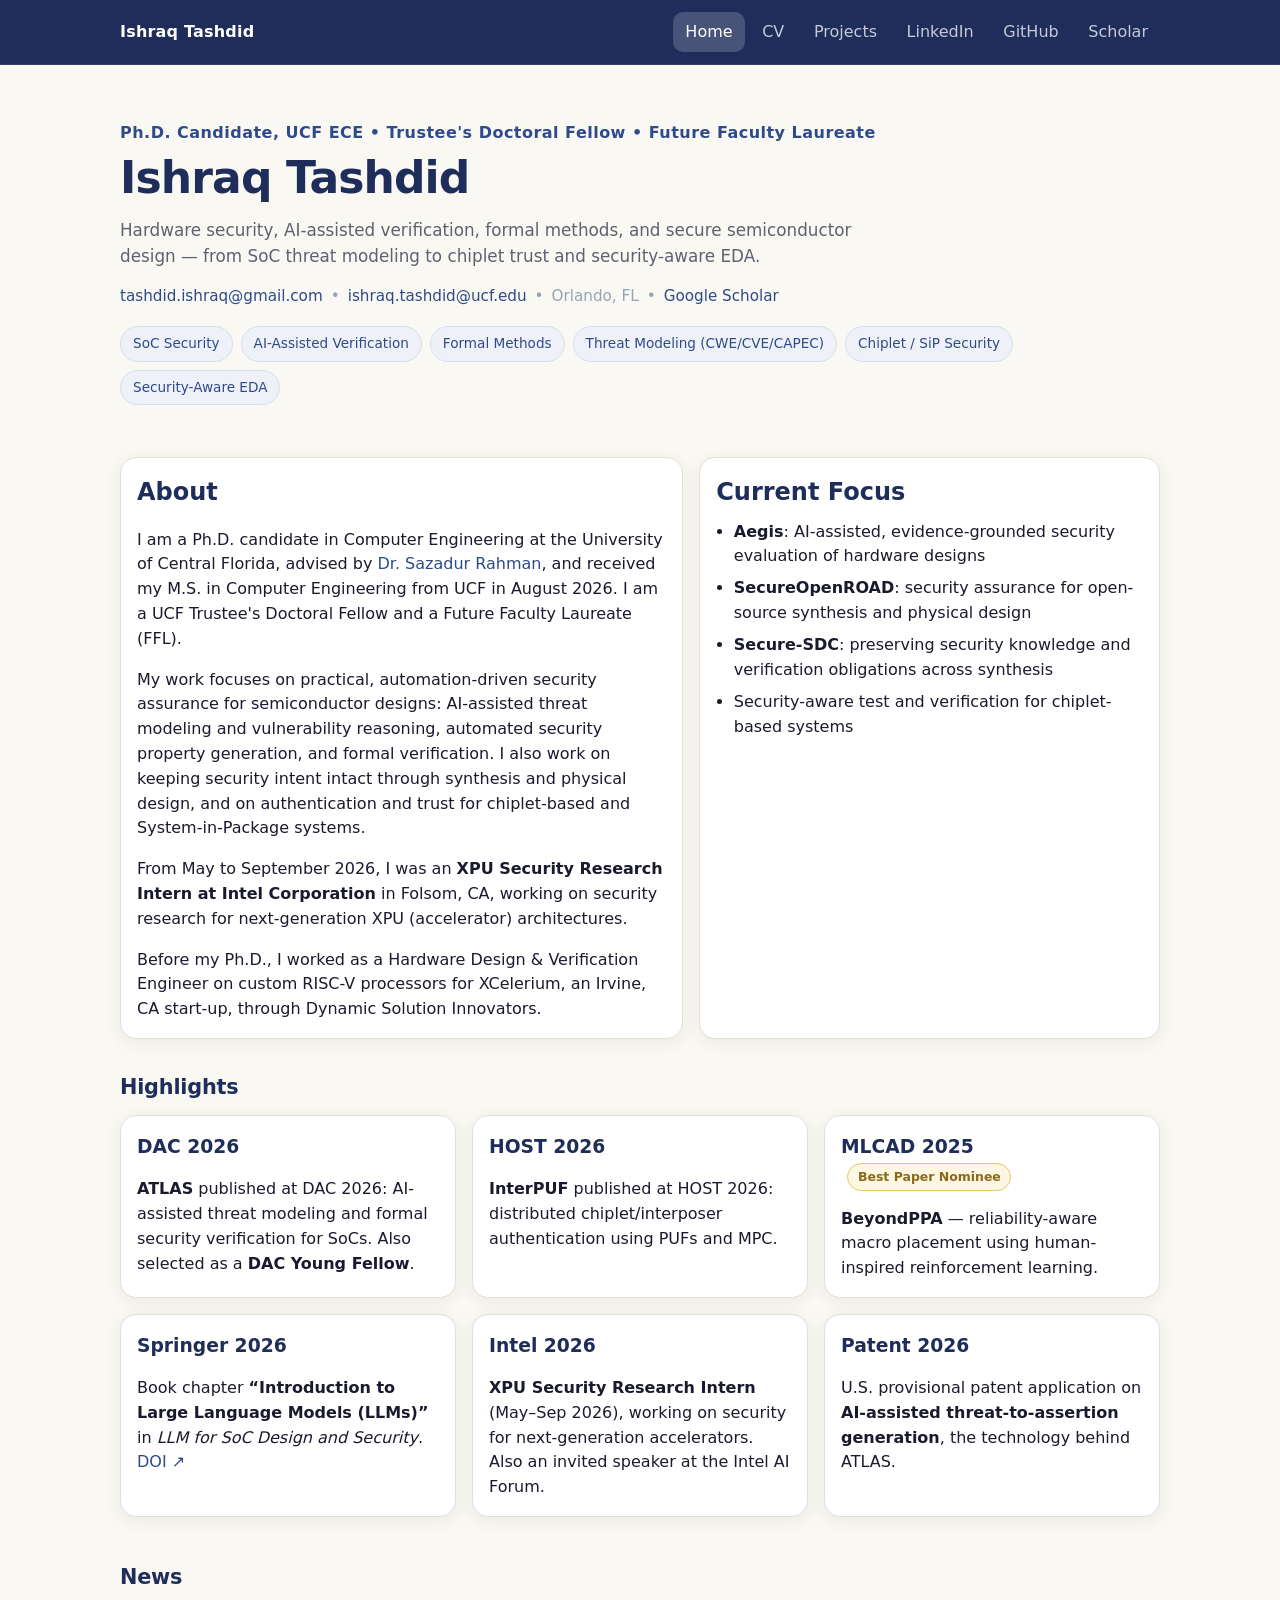
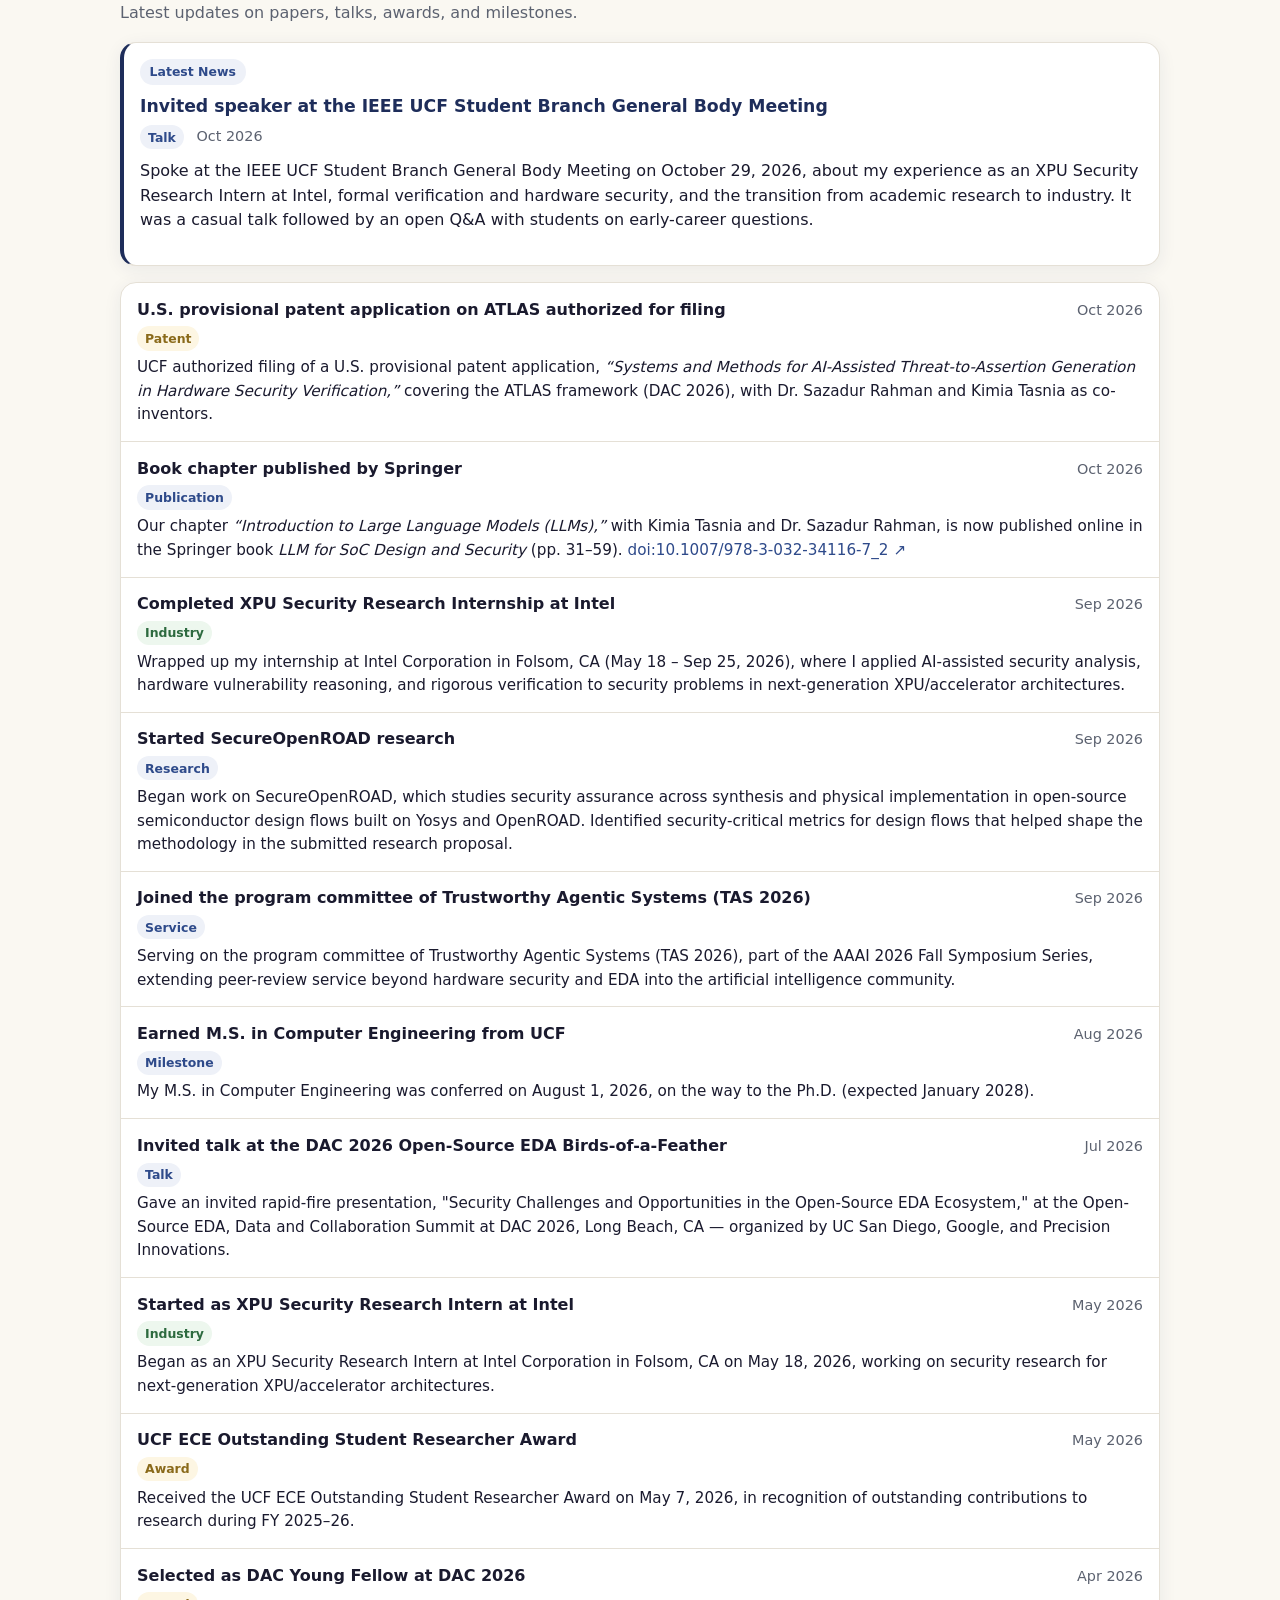
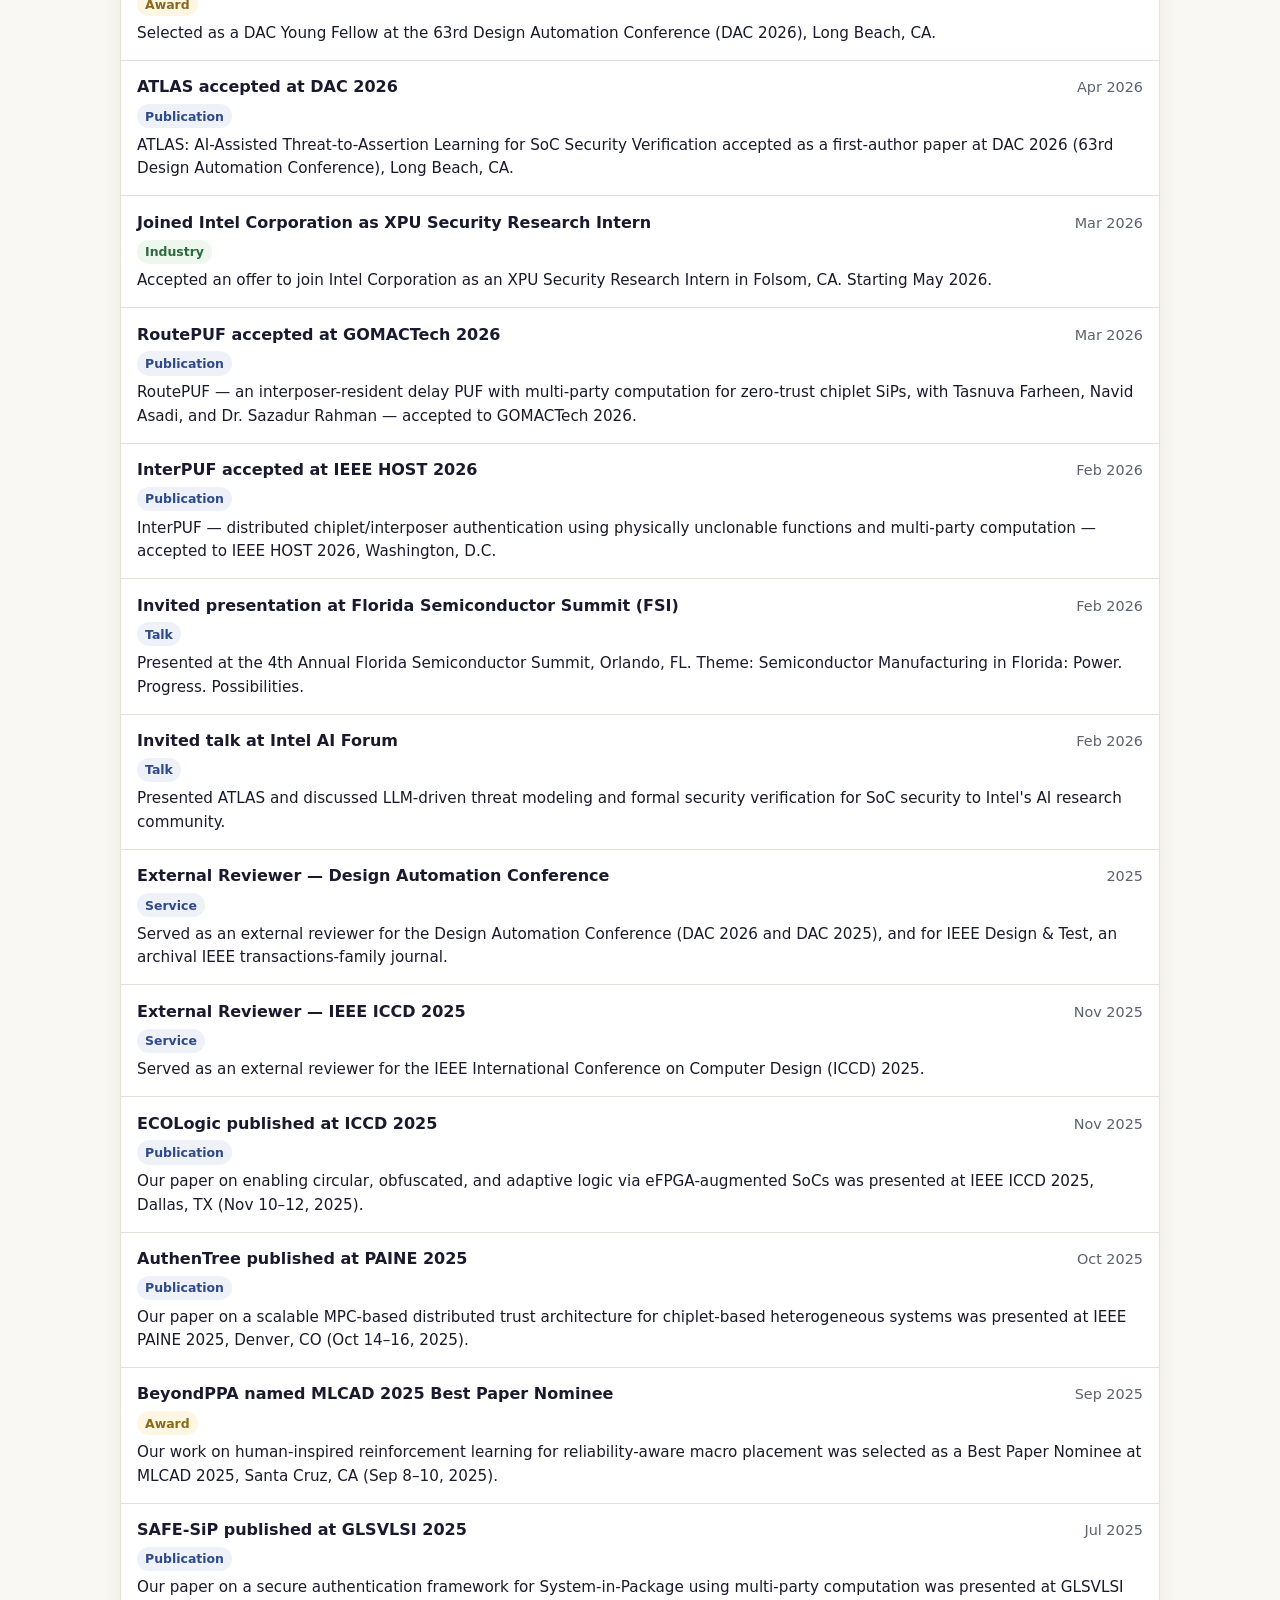
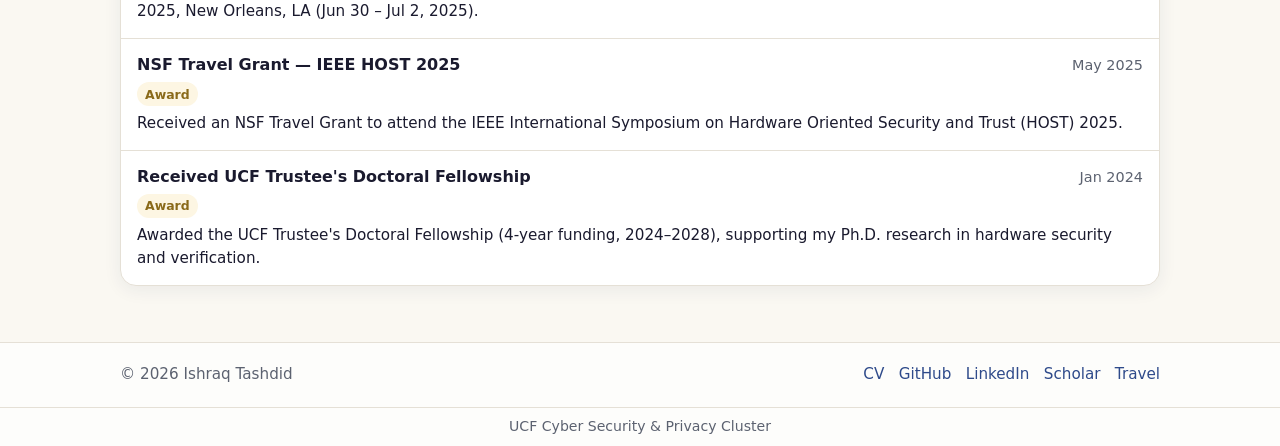
<file: index.html>
<!DOCTYPE html>
<html lang="en">
<head>
  <meta charset="UTF-8" />
  <meta name="viewport" content="width=device-width, initial-scale=1.0" />
  <title>Ishraq Tashdid | Academic Website</title>
  <meta name="description" content="Ishraq Tashdid - Ph.D. candidate at UCF working on hardware security, AI-assisted verification, formal methods, and secure semiconductor design." />
  <link rel="canonical" href="https://ishraqtashdid.com/" />

  <meta property="og:type" content="website" />
  <meta property="og:site_name" content="Ishraq Tashdid" />
  <meta property="og:url" content="https://ishraqtashdid.com/" />
  <meta property="og:title" content="Ishraq Tashdid | Academic Website" />
  <meta property="og:description" content="Ph.D. candidate at UCF working on hardware security, AI-assisted verification, formal methods, and secure semiconductor design." />
  <meta property="og:image" content="https://ishraqtashdid.com/assets/og-card.png" />
  <meta property="og:image:width" content="1200" />
  <meta property="og:image:height" content="630" />
  <meta name="twitter:card" content="summary_large_image" />
  <meta name="twitter:title" content="Ishraq Tashdid | Academic Website" />
  <meta name="twitter:description" content="Ph.D. candidate at UCF working on hardware security, AI-assisted verification, formal methods, and secure semiconductor design." />
  <meta name="twitter:image" content="https://ishraqtashdid.com/assets/og-card.png" />

  <meta name="theme-color" content="#1e2d5a" />
  <link rel="icon" type="image/svg+xml" href="favicon.svg" />
  <link rel="icon" href="favicon.png" sizes="32x32" />
  <link rel="apple-touch-icon" href="apple-touch-icon.png" />
  <link rel="stylesheet" href="styles.css" />
</head>
<body>
  <header class="site-header">
    <div class="container nav-wrap">
      <a class="brand" href="index.html">Ishraq Tashdid</a>
      <nav class="nav-links" aria-label="Main navigation">
        <a href="index.html" class="active" aria-current="page">Home</a>
        <a href="cv.html">CV</a>
        <a href="projects.html">Projects</a>
        <a href="https://www.linkedin.com/in/ishraqtashdid" target="_blank" rel="noopener noreferrer">LinkedIn</a>
        <a href="https://github.com/IshraqAtUCF" target="_blank" rel="noopener noreferrer">GitHub</a>
        <a href="https://scholar.google.com/citations?user=gYcWmKYAAAAJ&hl=en" target="_blank" rel="noopener noreferrer">Scholar</a>
      </nav>
    </div>
  </header>

  <main>
    <section class="hero">
      <div class="container">
        <p class="eyebrow">Ph.D. Candidate, UCF ECE • Trustee's Doctoral Fellow • Future Faculty Laureate</p>
        <h1>Ishraq Tashdid</h1>
        <p class="hero-sub">
          Hardware security, AI-assisted verification, formal methods, and secure semiconductor
          design — from SoC threat modeling to chiplet trust and security-aware EDA.
        </p>

        <div class="hero-meta">
          <a href="mailto:tashdid.ishraq@gmail.com">tashdid.ishraq@gmail.com</a>
          <span>•</span>
          <a href="mailto:ishraq.tashdid@ucf.edu">ishraq.tashdid@ucf.edu</a>
          <span>•</span>
          <span>Orlando, FL</span>
          <span>•</span>
          <a href="https://scholar.google.com/citations?user=gYcWmKYAAAAJ&hl=en" target="_blank" rel="noopener noreferrer">Google Scholar</a>
        </div>

        <div class="tag-row" aria-label="Research tags">
          <span class="tag">SoC Security</span>
          <span class="tag">AI-Assisted Verification</span>
          <span class="tag">Formal Methods</span>
          <span class="tag">Threat Modeling (CWE/CVE/CAPEC)</span>
          <span class="tag">Chiplet / SiP Security</span>
          <span class="tag">Security-Aware EDA</span>
        </div>
      </div>
    </section>

    <section class="section">
      <div class="container grid-2">
        <div class="card">
          <h2>About</h2>
          <p>
            I am a Ph.D. candidate in Computer Engineering at the University of Central Florida,
            advised by <a href="https://sazadur.github.io" target="_blank" rel="noopener noreferrer">Dr. Sazadur Rahman</a>,
            and received my M.S. in Computer Engineering from UCF in August 2026.
            I am a UCF Trustee's Doctoral Fellow and a Future Faculty Laureate (FFL).
          </p>
          <p>
            My work focuses on practical, automation-driven security assurance for semiconductor
            designs: AI-assisted threat modeling and vulnerability reasoning, automated security
            property generation, and formal verification. I also work on keeping security intent intact
            through synthesis and physical design, and on authentication and trust for chiplet-based
            and System-in-Package systems.
          </p>
          <p>
            From May to September 2026, I was an <strong>XPU Security Research Intern at Intel Corporation</strong>
            in Folsom, CA, working on security research for next-generation XPU (accelerator) architectures.
          </p>
          <p>
            Before my Ph.D., I worked as a Hardware Design &amp; Verification Engineer on custom RISC-V processors
            for XCelerium, an Irvine, CA start-up, through Dynamic Solution Innovators.
          </p>
        </div>

        <div class="card">
          <h2>Current Focus</h2>
          <ul class="clean-list">
            <li><strong>Aegis</strong>: AI-assisted, evidence-grounded security evaluation of hardware designs</li>
            <li><strong>SecureOpenROAD</strong>: security assurance for open-source synthesis and physical design</li>
            <li><strong>Secure-SDC</strong>: preserving security knowledge and verification obligations across synthesis</li>
            <li>Security-aware test and verification for chiplet-based systems</li>
          </ul>
        </div>
      </div>
    </section>

    <section class="section section-tight">
      <div class="container">
        <h2 class="section-title">Highlights</h2>
        <div class="cards-3">
          <article class="card">
            <h3>DAC 2026</h3>
            <p>
              <strong>ATLAS</strong> published at DAC 2026: AI-assisted threat modeling and
              formal security verification for SoCs. Also selected as a
              <strong>DAC Young Fellow</strong>.
            </p>
          </article>

          <article class="card">
            <h3>HOST 2026</h3>
            <p>
              <strong>InterPUF</strong> published at HOST 2026: distributed chiplet/interposer
              authentication using PUFs and MPC.
            </p>
          </article>

          <article class="card">
            <h3>MLCAD 2025 <span class="award-badge">Best Paper Nominee</span></h3>
            <p>
              <strong>BeyondPPA</strong> — reliability-aware macro placement using
              human-inspired reinforcement learning.
            </p>
          </article>

          <article class="card">
            <h3>Springer 2026</h3>
            <p>
              Book chapter <strong>“Introduction to Large Language Models (LLMs)”</strong> in
              <em>LLM for SoC Design and Security</em>.
              <a href="https://doi.org/10.1007/978-3-032-34116-7_2" target="_blank" rel="noopener noreferrer">DOI ↗</a>
            </p>
          </article>

          <article class="card">
            <h3>Intel 2026</h3>
            <p>
              <strong>XPU Security Research Intern</strong> (May–Sep 2026), working on security
              for next-generation accelerators. Also an invited speaker at the Intel AI Forum.
            </p>
          </article>

          <article class="card">
            <h3>Patent 2026</h3>
            <p>
              U.S. provisional patent application on <strong>AI-assisted threat-to-assertion
              generation</strong>, the technology behind ATLAS.
            </p>
          </article>
        </div>
      </div>
    </section>


    <!-- News section kept at the bottom -->
    <section class="section" id="news">
      <div class="container">
        <div class="section-heading">
          <h2 class="section-title">News</h2>
          <p class="section-subtitle">
            Latest updates on papers, talks, awards, and milestones.
          </p>
        </div>

        <div id="latest-news-card" class="latest-news-card" aria-live="polite"></div>

        <div class="news-list-wrap">
          <ul id="news-list" class="news-list" aria-label="News updates"></ul>
        </div>
      </div>
    </section>
  </main>

  <footer class="site-footer">
    <div class="container footer-wrap">
      <p>© <span id="year"></span> Ishraq Tashdid</p>
      <p class="footer-links">
        <a href="cv.html">CV</a>
        <a href="https://github.com/IshraqAtUCF" target="_blank" rel="noopener noreferrer">GitHub</a>
        <a href="https://www.linkedin.com/in/ishraqtashdid" target="_blank" rel="noopener noreferrer">LinkedIn</a>
        <a href="https://scholar.google.com/citations?user=gYcWmKYAAAAJ&hl=en" target="_blank" rel="noopener noreferrer">Scholar</a>
        <a href="travel.html">Travel</a>
      </p>
    </div>
    <div class="container footer-advisor">
      UCF Cyber Security &amp; Privacy Cluster
    </div>
  </footer>

  <script src="news.js"></script>
  <script>
    document.getElementById("year").textContent = new Date().getFullYear();
  </script>
</body>
</html>
</file>
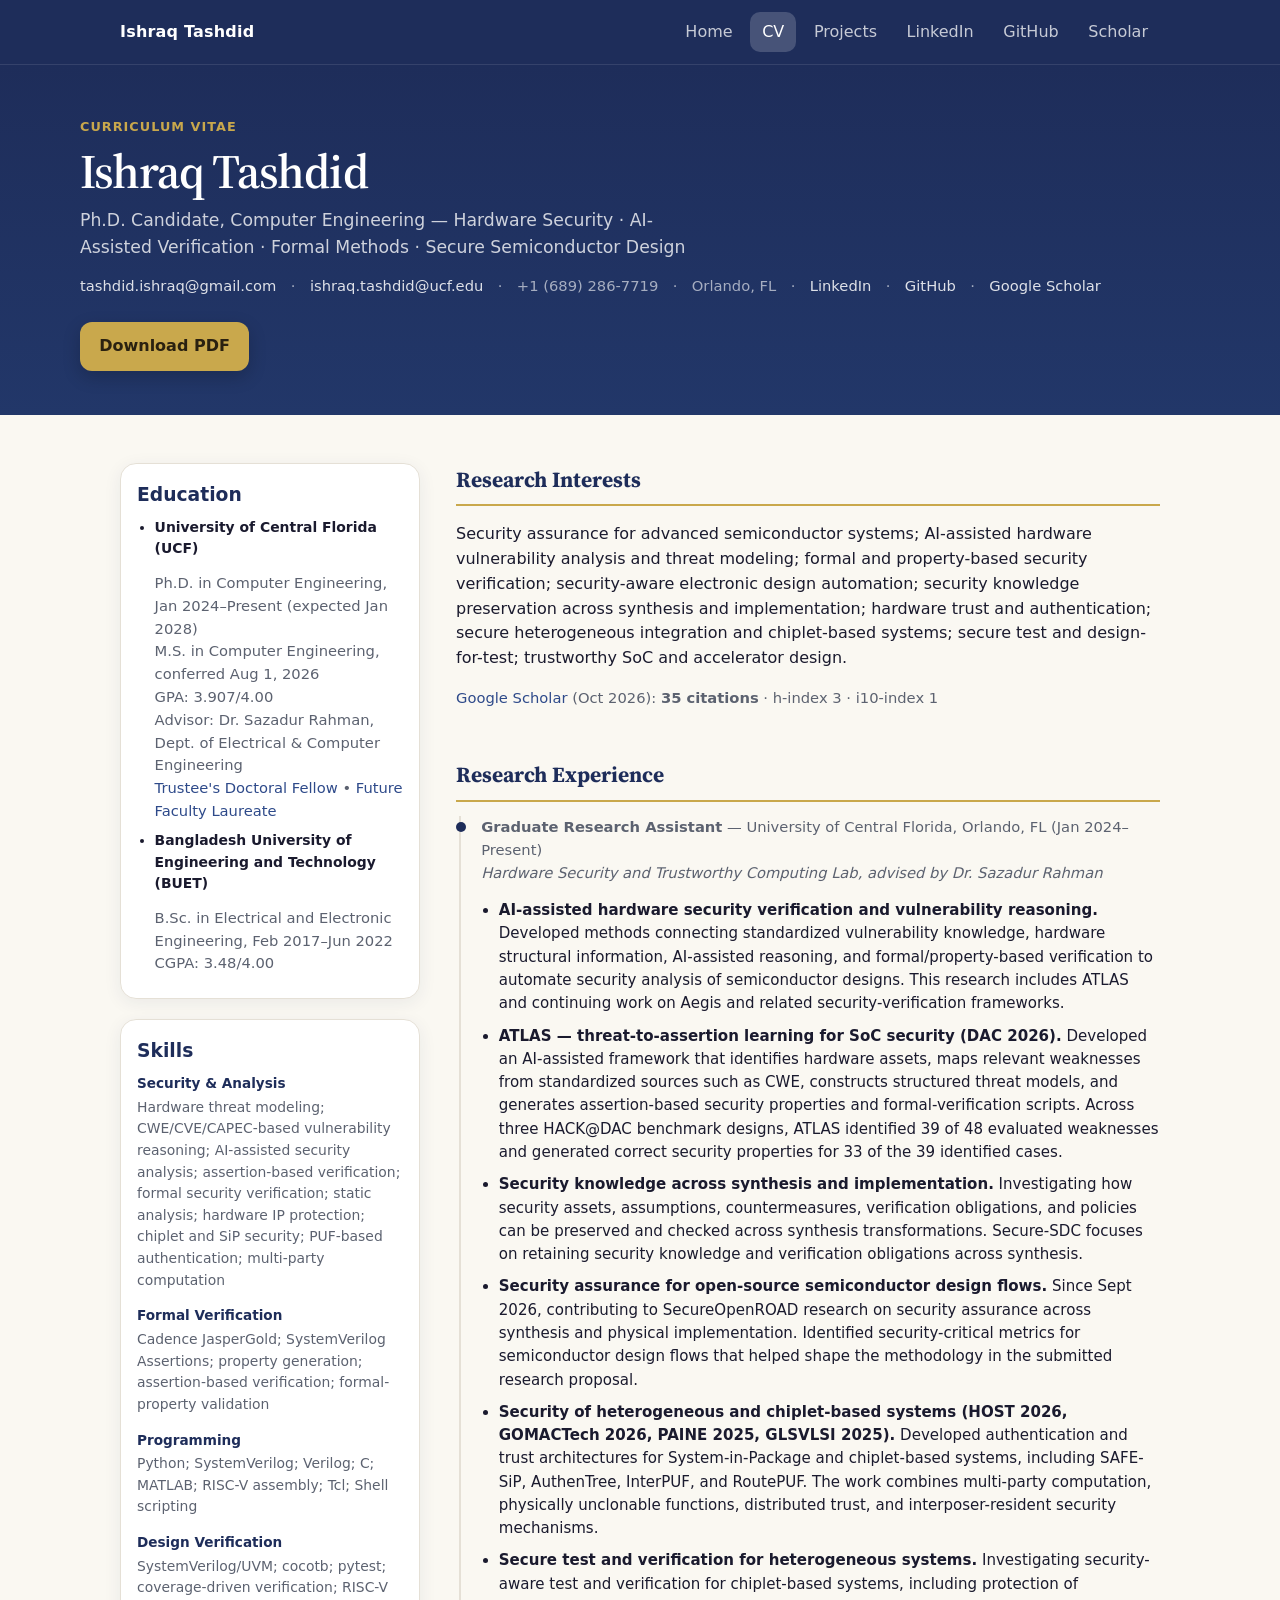
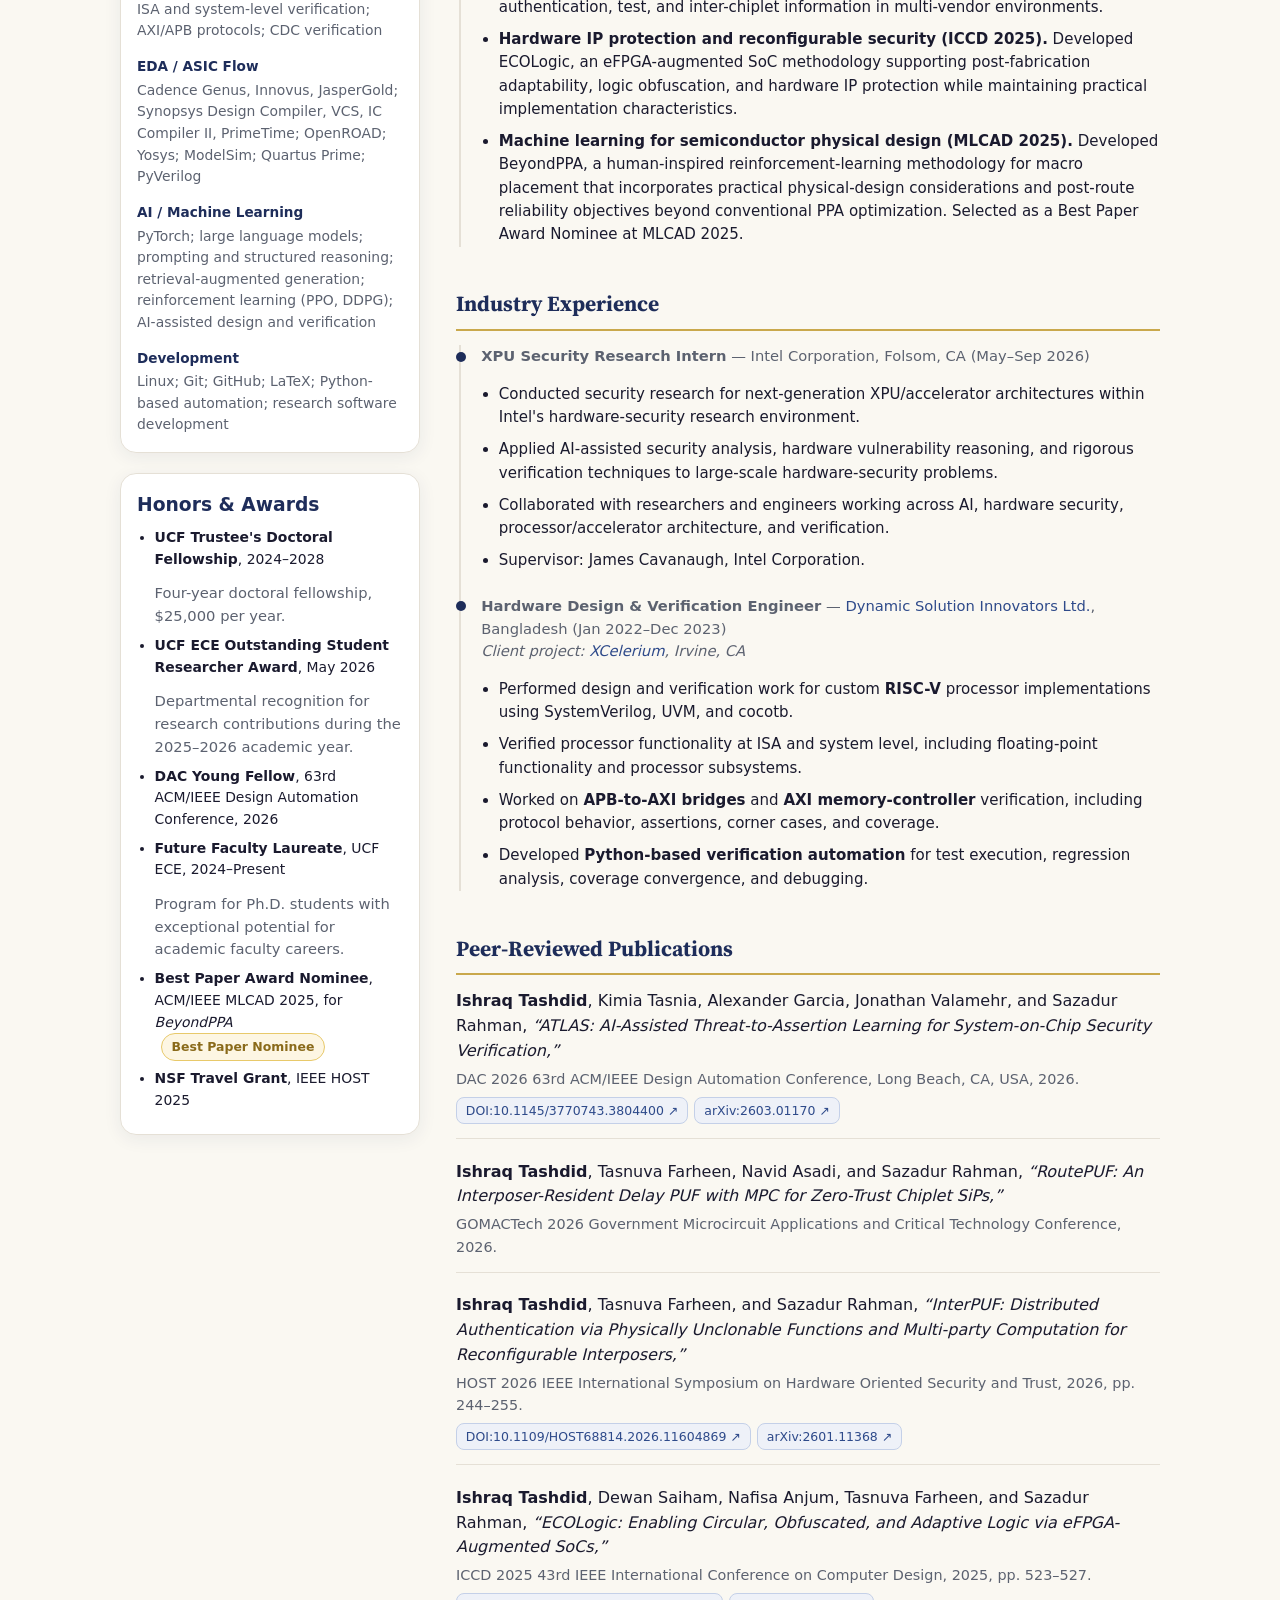
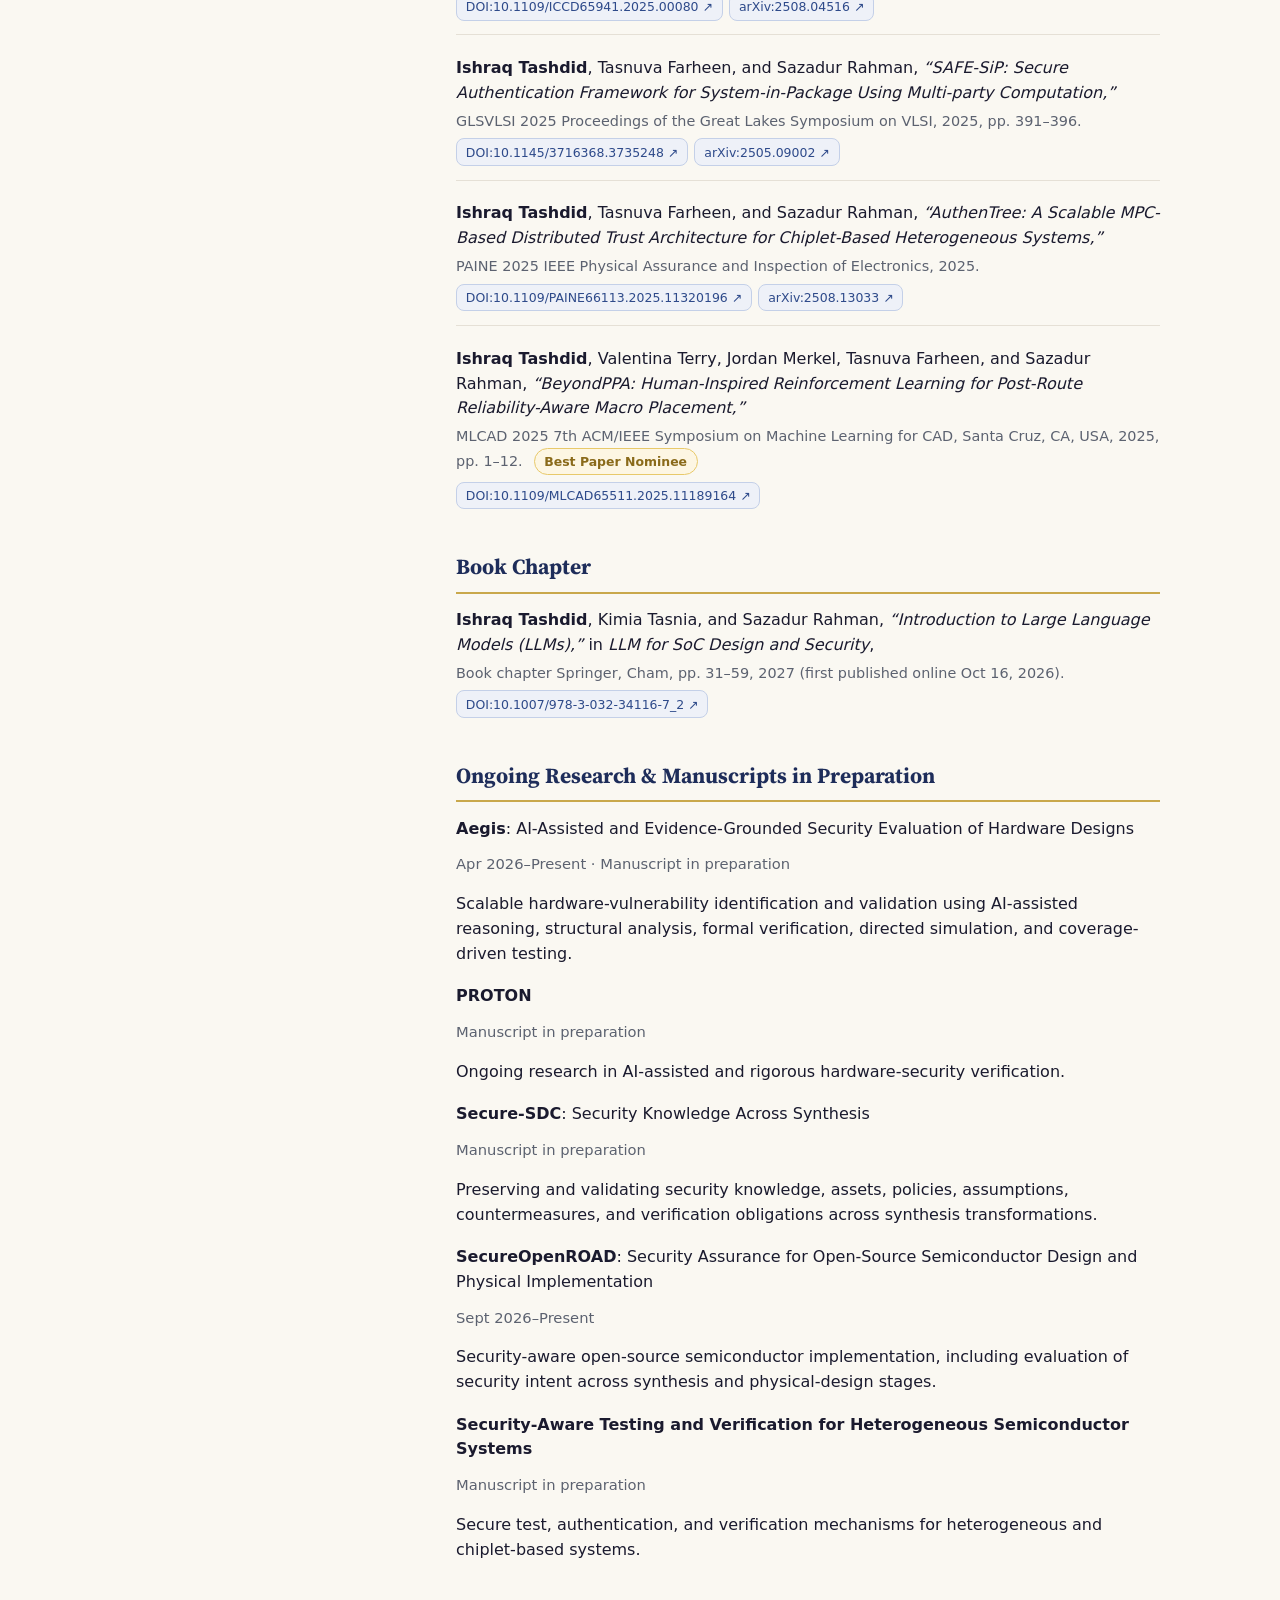
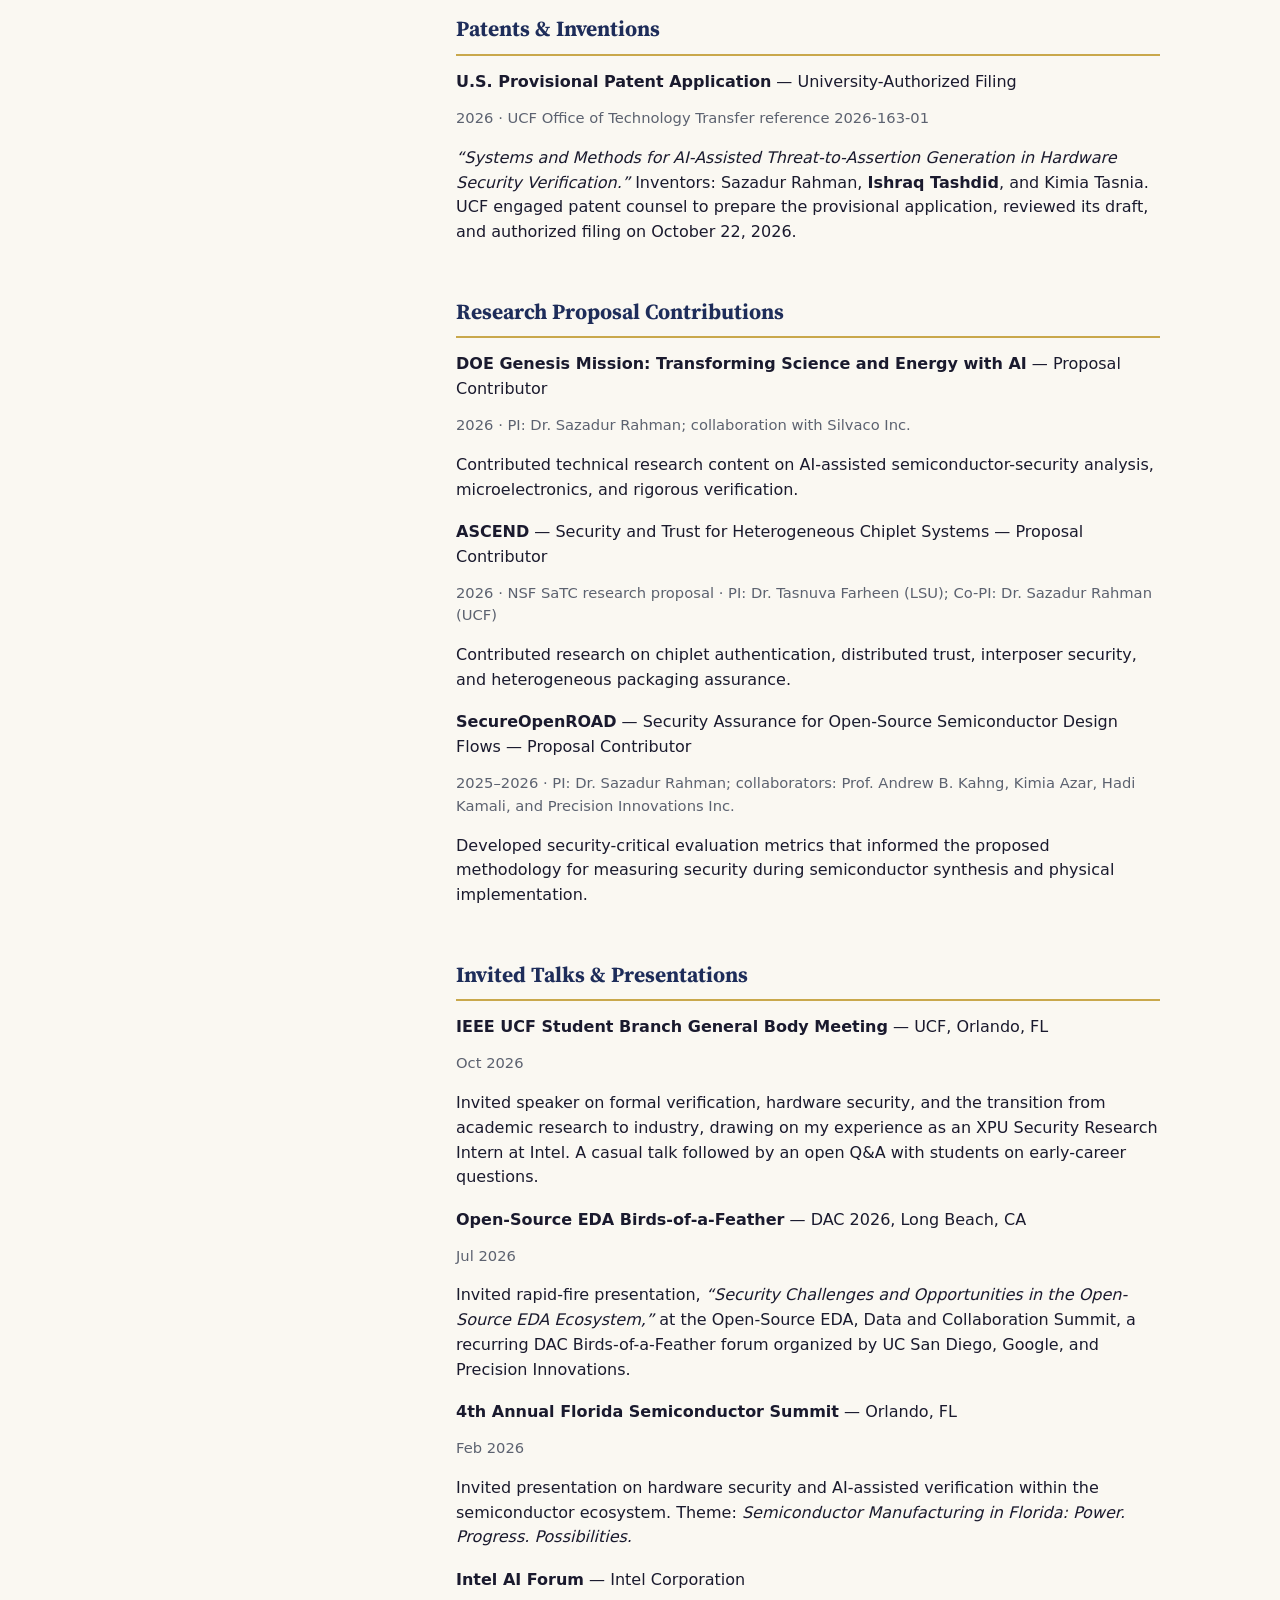
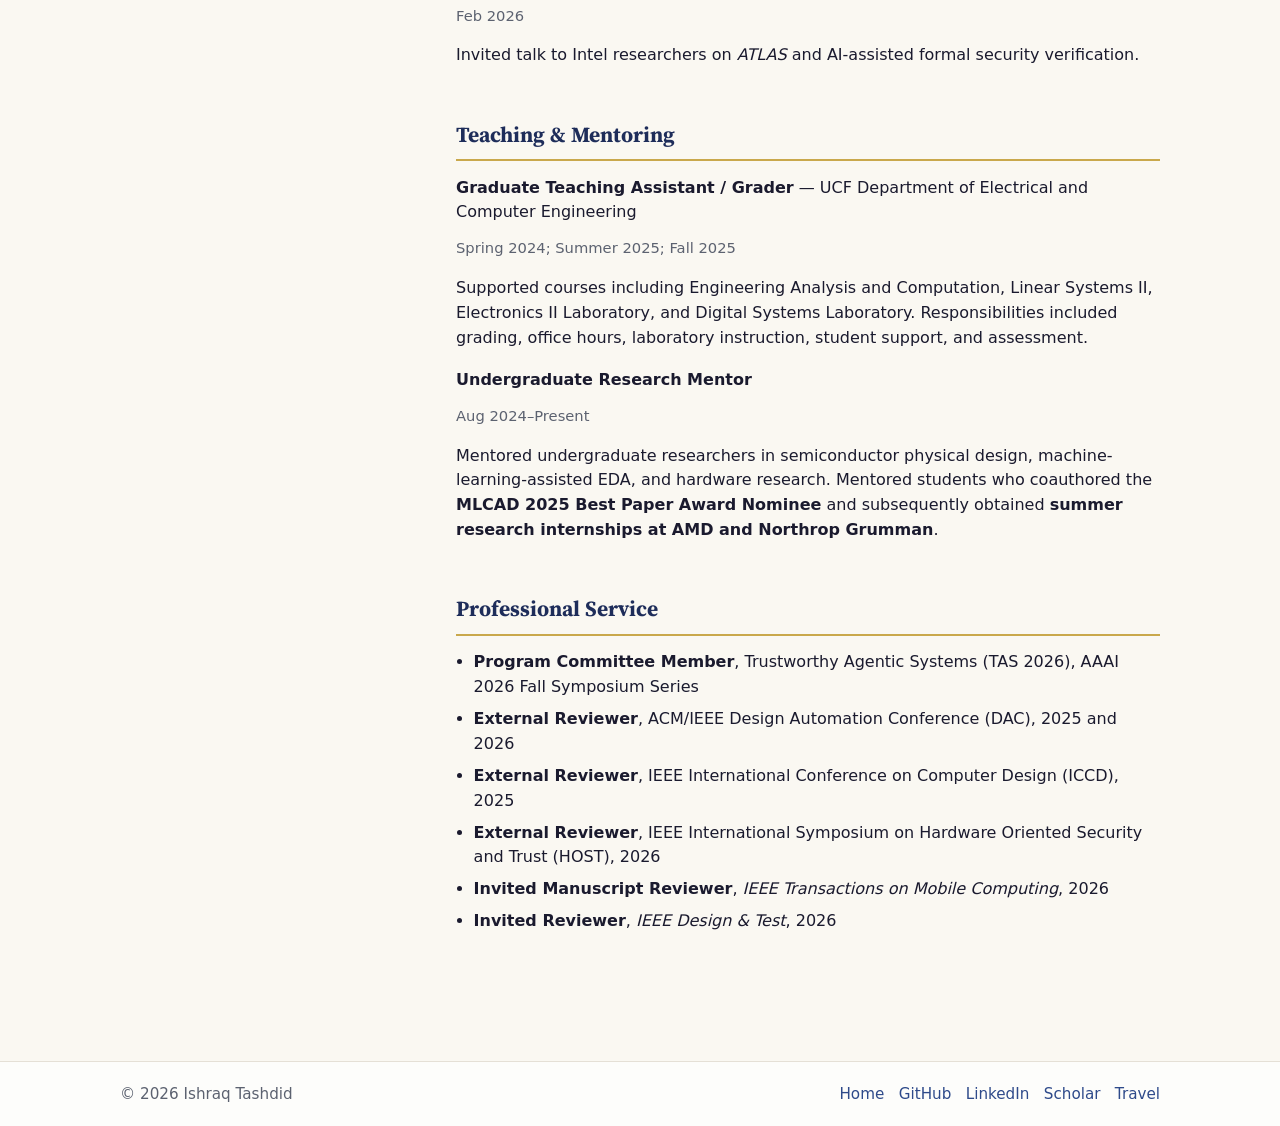
<file: cv.html>
<!DOCTYPE html>
<html lang="en">
<head>
  <meta charset="UTF-8" />
  <meta name="viewport" content="width=device-width, initial-scale=1.0" />
  <title>CV | Ishraq Tashdid</title>
  <meta name="description" content="Curriculum Vitae of Ishraq Tashdid" />
  <link rel="canonical" href="https://ishraqtashdid.com/cv" />

  <meta property="og:type" content="profile" />
  <meta property="og:site_name" content="Ishraq Tashdid" />
  <meta property="og:url" content="https://ishraqtashdid.com/cv" />
  <meta property="og:title" content="CV | Ishraq Tashdid" />
  <meta property="og:description" content="Curriculum Vitae - hardware security, AI-assisted verification, formal methods, and secure semiconductor design. Education, publications, book chapter, patents, talks, research and industry experience." />
  <meta property="og:image" content="https://ishraqtashdid.com/assets/og-card.png" />
  <meta property="og:image:width" content="1200" />
  <meta property="og:image:height" content="630" />
  <meta name="twitter:card" content="summary_large_image" />
  <meta name="twitter:title" content="CV | Ishraq Tashdid" />
  <meta name="twitter:description" content="Curriculum Vitae - hardware security, AI-assisted verification, formal methods, and secure semiconductor design." />
  <meta name="twitter:image" content="https://ishraqtashdid.com/assets/og-card.png" />

  <meta name="theme-color" content="#1e2d5a" />
  <link rel="icon" type="image/svg+xml" href="favicon.svg" />
  <link rel="icon" href="favicon.png" sizes="32x32" />
  <link rel="apple-touch-icon" href="apple-touch-icon.png" />
  <link rel="preconnect" href="https://fonts.googleapis.com" />
  <link href="https://fonts.googleapis.com/css2?family=Source+Serif+4:opsz,wght@8..60,400;8..60,600;8..60,700&display=swap" rel="stylesheet">
  <link rel="stylesheet" href="styles.css" />
</head>
<body>
  <header class="site-header">
    <div class="container nav-wrap">
      <a class="brand" href="index.html">Ishraq Tashdid</a>
      <nav class="nav-links" aria-label="Main navigation">
        <a href="index.html">Home</a>
        <a href="cv.html" class="active" aria-current="page">CV</a>
        <a href="projects.html">Projects</a>
        <a href="https://www.linkedin.com/in/ishraqtashdid" target="_blank" rel="noopener noreferrer">LinkedIn</a>
        <a href="https://github.com/IshraqAtUCF" target="_blank" rel="noopener noreferrer">GitHub</a>
        <a href="https://scholar.google.com/citations?user=gYcWmKYAAAAJ&hl=en" target="_blank" rel="noopener noreferrer">Scholar</a>
      </nav>
    </div>
  </header>

  <main>
    <section class="cv-masthead">
      <div class="cv-masthead-inner">
        <div>
          <p class="cv-eyebrow">Curriculum Vitae</p>
          <h1 class="cv-name">Ishraq Tashdid</h1>
          <p class="cv-subtitle">
            Ph.D. Candidate, Computer Engineering — Hardware Security · AI-Assisted Verification · Formal Methods · Secure Semiconductor Design
          </p>
          <p class="cv-contact-line">
            <a href="mailto:tashdid.ishraq@gmail.com">tashdid.ishraq@gmail.com</a>
            <span>·</span>
            <a href="mailto:ishraq.tashdid@ucf.edu">ishraq.tashdid@ucf.edu</a>
            <span>·</span>
            <span>+1 (689) 286-7719</span>
            <span>·</span>
            <span>Orlando, FL</span>
            <span>·</span>
            <a href="https://www.linkedin.com/in/ishraqtashdid" target="_blank" rel="noopener noreferrer">LinkedIn</a>
            <span>·</span>
            <a href="https://github.com/IshraqAtUCF" target="_blank" rel="noopener noreferrer">GitHub</a>
            <span>·</span>
            <a href="https://scholar.google.com/citations?user=gYcWmKYAAAAJ&hl=en" target="_blank" rel="noopener noreferrer">Google Scholar</a>
          </p>
        </div>
        <div>
          <a class="cv-pdf-btn" href="assets/Ishraq_Tashdid_CV.pdf" download>Download PDF</a>
        </div>
      </div>
    </section>

    <section class="section section-tight">
      <div class="container cv-layout">

        <aside class="cv-sidebar">
          <div class="card">
            <h3>Education</h3>
            <ul class="clean-list cv-edu-list">
              <li>
                <strong>University of Central Florida (UCF)</strong>
                <div class="small-note">
                  Ph.D. in Computer Engineering, Jan 2024–Present (expected Jan 2028)<br />
                  M.S. in Computer Engineering, conferred Aug 1, 2026<br />
                  GPA: 3.907/4.00<br />
                  Advisor: Dr. Sazadur Rahman, Dept. of Electrical &amp; Computer Engineering<br />
                  <a href="https://www.ece.ucf.edu/doctoral-student-earns-ucf-trustee-fellowship/" target="_blank" rel="noopener noreferrer">Trustee's Doctoral Fellow</a>
                  •
                  <a href="https://www.ece.ucf.edu/future-faculty-laureates-ffl-program" target="_blank" rel="noopener noreferrer">Future Faculty Laureate</a>
                </div>
              </li>
              <li>
                <strong>Bangladesh University of Engineering and Technology (BUET)</strong>
                <div class="small-note">
                  B.Sc. in Electrical and Electronic Engineering, Feb 2017–Jun 2022<br />
                  CGPA: 3.48/4.00
                </div>
              </li>
            </ul>
          </div>

          <div class="card">
            <h3>Skills</h3>
            <div class="cv-skill-group">
              <p class="cv-skill-label">Security &amp; Analysis</p>
              <p class="cv-skill-desc">Hardware threat modeling; CWE/CVE/CAPEC-based vulnerability reasoning; AI-assisted security analysis; assertion-based verification; formal security verification; static analysis; hardware IP protection; chiplet and SiP security; PUF-based authentication; multi-party computation</p>
            </div>
            <div class="cv-skill-group">
              <p class="cv-skill-label">Formal Verification</p>
              <p class="cv-skill-desc">Cadence JasperGold; SystemVerilog Assertions; property generation; assertion-based verification; formal-property validation</p>
            </div>
            <div class="cv-skill-group">
              <p class="cv-skill-label">Programming</p>
              <p class="cv-skill-desc">Python; SystemVerilog; Verilog; C; MATLAB; RISC-V assembly; Tcl; Shell scripting</p>
            </div>
            <div class="cv-skill-group">
              <p class="cv-skill-label">Design Verification</p>
              <p class="cv-skill-desc">SystemVerilog/UVM; cocotb; pytest; coverage-driven verification; RISC-V ISA and system-level verification; AXI/APB protocols; CDC verification</p>
            </div>
            <div class="cv-skill-group">
              <p class="cv-skill-label">EDA / ASIC Flow</p>
              <p class="cv-skill-desc">Cadence Genus, Innovus, JasperGold; Synopsys Design Compiler, VCS, IC Compiler II, PrimeTime; OpenROAD; Yosys; ModelSim; Quartus Prime; PyVerilog</p>
            </div>
            <div class="cv-skill-group">
              <p class="cv-skill-label">AI / Machine Learning</p>
              <p class="cv-skill-desc">PyTorch; large language models; prompting and structured reasoning; retrieval-augmented generation; reinforcement learning (PPO, DDPG); AI-assisted design and verification</p>
            </div>
            <div class="cv-skill-group">
              <p class="cv-skill-label">Development</p>
              <p class="cv-skill-desc">Linux; Git; GitHub; LaTeX; Python-based automation; research software development</p>
            </div>
          </div>

          <div class="card">
            <h3>Honors &amp; Awards</h3>
            <ul class="clean-list cv-honors-list">
              <li>
                <strong>UCF Trustee's Doctoral Fellowship</strong>, 2024–2028
                <div class="small-note">Four-year doctoral fellowship, $25,000 per year.</div>
              </li>
              <li>
                <strong>UCF ECE Outstanding Student Researcher Award</strong>, May 2026
                <div class="small-note">Departmental recognition for research contributions during the 2025–2026 academic year.</div>
              </li>
              <li>
                <strong>DAC Young Fellow</strong>, 63rd ACM/IEEE Design Automation Conference, 2026
              </li>
              <li>
                <strong>Future Faculty Laureate</strong>, UCF ECE, 2024–Present
                <div class="small-note">Program for Ph.D. students with exceptional potential for academic faculty careers.</div>
              </li>
              <li>
                <strong>Best Paper Award Nominee</strong>, ACM/IEEE MLCAD 2025, for <em>BeyondPPA</em>
                <span class="award-badge">Best Paper Nominee</span>
              </li>
              <li>
                <strong>NSF Travel Grant</strong>, IEEE HOST 2025
              </li>
            </ul>
          </div>
        </aside>

        <div class="cv-main">

          <section class="cv-section">
            <h2 class="cv-section-title">Research Interests</h2>
            <p>
              Security assurance for advanced semiconductor systems; AI-assisted hardware vulnerability analysis
              and threat modeling; formal and property-based security verification; security-aware electronic
              design automation; security knowledge preservation across synthesis and implementation; hardware
              trust and authentication; secure heterogeneous integration and chiplet-based systems; secure test
              and design-for-test; trustworthy SoC and accelerator design.
            </p>
            <p class="small-note">
              <a href="https://scholar.google.com/citations?user=gYcWmKYAAAAJ&hl=en" target="_blank" rel="noopener noreferrer">Google Scholar</a>
              (Oct 2026): <strong>35 citations</strong> · h-index 3 · i10-index 1
            </p>
          </section>

          <section class="cv-section">
            <h2 class="cv-section-title">Research Experience</h2>
            <div class="cv-timeline">
              <div class="cv-timeline-entry">
                <p class="small-note">
                  <strong>Graduate Research Assistant</strong> — University of Central Florida, Orlando, FL
                  <span class="small-note"> (Jan 2024–Present)</span><br />
                  <em>Hardware Security and Trustworthy Computing Lab, advised by Dr. Sazadur Rahman</em>
                </p>
                <ul class="clean-list cv-timeline-list">
                  <li>
                    <strong>AI-assisted hardware security verification and vulnerability reasoning.</strong>
                    Developed methods connecting standardized vulnerability knowledge, hardware structural information,
                    AI-assisted reasoning, and formal/property-based verification to automate security analysis of
                    semiconductor designs. This research includes ATLAS and continuing work on Aegis and related
                    security-verification frameworks.
                  </li>
                  <li>
                    <strong>ATLAS — threat-to-assertion learning for SoC security (DAC 2026).</strong>
                    Developed an AI-assisted framework that identifies hardware assets, maps relevant weaknesses from
                    standardized sources such as CWE, constructs structured threat models, and generates assertion-based
                    security properties and formal-verification scripts. Across three HACK@DAC benchmark designs, ATLAS
                    identified 39 of 48 evaluated weaknesses and generated correct security properties for 33 of the 39
                    identified cases.
                  </li>
                  <li>
                    <strong>Security knowledge across synthesis and implementation.</strong>
                    Investigating how security assets, assumptions, countermeasures, verification obligations, and
                    policies can be preserved and checked across synthesis transformations. Secure-SDC focuses on
                    retaining security knowledge and verification obligations across synthesis.
                  </li>
                  <li>
                    <strong>Security assurance for open-source semiconductor design flows.</strong>
                    Since Sept 2026, contributing to SecureOpenROAD research on security assurance across synthesis and
                    physical implementation. Identified security-critical metrics for semiconductor design flows that
                    helped shape the methodology in the submitted research proposal.
                  </li>
                  <li>
                    <strong>Security of heterogeneous and chiplet-based systems (HOST 2026, GOMACTech 2026, PAINE 2025, GLSVLSI 2025).</strong>
                    Developed authentication and trust architectures for System-in-Package and chiplet-based systems,
                    including SAFE-SiP, AuthenTree, InterPUF, and RoutePUF. The work combines multi-party computation,
                    physically unclonable functions, distributed trust, and interposer-resident security mechanisms.
                  </li>
                  <li>
                    <strong>Secure test and verification for heterogeneous systems.</strong>
                    Investigating security-aware test and verification for chiplet-based systems, including protection of
                    authentication, test, and inter-chiplet information in multi-vendor environments.
                  </li>
                  <li>
                    <strong>Hardware IP protection and reconfigurable security (ICCD 2025).</strong>
                    Developed ECOLogic, an eFPGA-augmented SoC methodology supporting post-fabrication adaptability,
                    logic obfuscation, and hardware IP protection while maintaining practical implementation characteristics.
                  </li>
                  <li>
                    <strong>Machine learning for semiconductor physical design (MLCAD 2025).</strong>
                    Developed BeyondPPA, a human-inspired reinforcement-learning methodology for macro placement that
                    incorporates practical physical-design considerations and post-route reliability objectives beyond
                    conventional PPA optimization. Selected as a Best Paper Award Nominee at MLCAD 2025.
                  </li>
                </ul>
              </div>
            </div>
          </section>

          <section class="cv-section">
            <h2 class="cv-section-title">Industry Experience</h2>
            <div class="cv-timeline">
              <div class="cv-timeline-entry">
                <p class="small-note">
                  <strong>XPU Security Research Intern</strong> — Intel Corporation, Folsom, CA
                  <span class="small-note"> (May–Sep 2026)</span>
                </p>
                <ul class="clean-list cv-timeline-list">
                  <li>
                    Conducted security research for next-generation XPU/accelerator architectures within Intel's
                    hardware-security research environment.
                  </li>
                  <li>
                    Applied AI-assisted security analysis, hardware vulnerability reasoning, and rigorous verification
                    techniques to large-scale hardware-security problems.
                  </li>
                  <li>
                    Collaborated with researchers and engineers working across AI, hardware security,
                    processor/accelerator architecture, and verification.
                  </li>
                  <li>Supervisor: James Cavanaugh, Intel Corporation.</li>
                </ul>
              </div>
              <div class="cv-timeline-entry">
                <p class="small-note">
                  <strong>Hardware Design &amp; Verification Engineer</strong> —
                  <a href="https://www.dsinnovators.com/" target="_blank" rel="noopener noreferrer">Dynamic Solution Innovators Ltd.</a>, Bangladesh
                  <span class="small-note"> (Jan 2022–Dec 2023)</span><br />
                  <em>Client project: <a href="https://xcelerium.com/" target="_blank" rel="noopener noreferrer">XCelerium</a>, Irvine, CA</em>
                </p>
                <ul class="clean-list cv-timeline-list">
                  <li>
                    Performed design and verification work for custom <strong>RISC-V</strong> processor implementations
                    using SystemVerilog, UVM, and cocotb.
                  </li>
                  <li>
                    Verified processor functionality at ISA and system level, including floating-point functionality
                    and processor subsystems.
                  </li>
                  <li>
                    Worked on <strong>APB-to-AXI bridges</strong> and <strong>AXI memory-controller</strong> verification,
                    including protocol behavior, assertions, corner cases, and coverage.
                  </li>
                  <li>
                    Developed <strong>Python-based verification automation</strong> for test execution, regression
                    analysis, coverage convergence, and debugging.
                  </li>
                </ul>
              </div>
            </div>
          </section>

          <section class="cv-section">
            <h2 class="cv-section-title">Peer-Reviewed Publications</h2>
            <ul class="pub-list cv-pub-list">
              <li class="pub-entry">
                <p class="pub-citation">
                  <strong>Ishraq Tashdid</strong>, Kimia Tasnia, Alexander Garcia, Jonathan Valamehr, and Sazadur Rahman,
                  <em>“ATLAS: AI-Assisted Threat-to-Assertion Learning for System-on-Chip Security Verification,”</em>
                </p>
                <p class="pub-desc"><span class="pub-venue">DAC 2026</span> 63rd ACM/IEEE Design Automation Conference, Long Beach, CA, USA, 2026.</p>
                <p class="pub-links">
                  <a class="pub-link" href="https://doi.org/10.1145/3770743.3804400" target="_blank" rel="noopener noreferrer">DOI:10.1145/3770743.3804400 ↗</a>
                  <a class="pub-link" href="https://arxiv.org/abs/2603.01170" target="_blank" rel="noopener noreferrer">arXiv:2603.01170 ↗</a>
                </p>
              </li>
              <li class="pub-entry">
                <p class="pub-citation">
                  <strong>Ishraq Tashdid</strong>, Tasnuva Farheen, Navid Asadi, and Sazadur Rahman,
                  <em>“RoutePUF: An Interposer-Resident Delay PUF with MPC for Zero-Trust Chiplet SiPs,”</em>
                </p>
                <p class="pub-desc"><span class="pub-venue">GOMACTech 2026</span> Government Microcircuit Applications and Critical Technology Conference, 2026.</p>
              </li>
              <li class="pub-entry">
                <p class="pub-citation">
                  <strong>Ishraq Tashdid</strong>, Tasnuva Farheen, and Sazadur Rahman,
                  <em>“InterPUF: Distributed Authentication via Physically Unclonable Functions and Multi-party Computation for Reconfigurable Interposers,”</em>
                </p>
                <p class="pub-desc"><span class="pub-venue">HOST 2026</span> IEEE International Symposium on Hardware Oriented Security and Trust, 2026, pp. 244–255.</p>
                <p class="pub-links">
                  <a class="pub-link" href="https://doi.org/10.1109/HOST68814.2026.11604869" target="_blank" rel="noopener noreferrer">DOI:10.1109/HOST68814.2026.11604869 ↗</a>
                  <a class="pub-link" href="https://arxiv.org/abs/2601.11368" target="_blank" rel="noopener noreferrer">arXiv:2601.11368 ↗</a>
                </p>
              </li>
              <li class="pub-entry">
                <p class="pub-citation">
                  <strong>Ishraq Tashdid</strong>, Dewan Saiham, Nafisa Anjum, Tasnuva Farheen, and Sazadur Rahman,
                  <em>“ECOLogic: Enabling Circular, Obfuscated, and Adaptive Logic via eFPGA-Augmented SoCs,”</em>
                </p>
                <p class="pub-desc"><span class="pub-venue">ICCD 2025</span> 43rd IEEE International Conference on Computer Design, 2025, pp. 523–527.</p>
                <p class="pub-links">
                  <a class="pub-link" href="https://doi.org/10.1109/ICCD65941.2025.00080" target="_blank" rel="noopener noreferrer">DOI:10.1109/ICCD65941.2025.00080 ↗</a>
                  <a class="pub-link" href="https://arxiv.org/abs/2508.04516" target="_blank" rel="noopener noreferrer">arXiv:2508.04516 ↗</a>
                </p>
              </li>
              <li class="pub-entry">
                <p class="pub-citation">
                  <strong>Ishraq Tashdid</strong>, Tasnuva Farheen, and Sazadur Rahman,
                  <em>“SAFE-SiP: Secure Authentication Framework for System-in-Package Using Multi-party Computation,”</em>
                </p>
                <p class="pub-desc"><span class="pub-venue">GLSVLSI 2025</span> Proceedings of the Great Lakes Symposium on VLSI, 2025, pp. 391–396.</p>
                <p class="pub-links">
                  <a class="pub-link" href="https://doi.org/10.1145/3716368.3735248" target="_blank" rel="noopener noreferrer">DOI:10.1145/3716368.3735248 ↗</a>
                  <a class="pub-link" href="https://arxiv.org/abs/2505.09002" target="_blank" rel="noopener noreferrer">arXiv:2505.09002 ↗</a>
                </p>
              </li>
              <li class="pub-entry">
                <p class="pub-citation">
                  <strong>Ishraq Tashdid</strong>, Tasnuva Farheen, and Sazadur Rahman,
                  <em>“AuthenTree: A Scalable MPC-Based Distributed Trust Architecture for Chiplet-Based Heterogeneous Systems,”</em>
                </p>
                <p class="pub-desc"><span class="pub-venue">PAINE 2025</span> IEEE Physical Assurance and Inspection of Electronics, 2025.</p>
                <p class="pub-links">
                  <a class="pub-link" href="https://doi.org/10.1109/PAINE66113.2025.11320196" target="_blank" rel="noopener noreferrer">DOI:10.1109/PAINE66113.2025.11320196 ↗</a>
                  <a class="pub-link" href="https://arxiv.org/abs/2508.13033" target="_blank" rel="noopener noreferrer">arXiv:2508.13033 ↗</a>
                </p>
              </li>
              <li class="pub-entry">
                <p class="pub-citation">
                  <strong>Ishraq Tashdid</strong>, Valentina Terry, Jordan Merkel, Tasnuva Farheen, and Sazadur Rahman,
                  <em>“BeyondPPA: Human-Inspired Reinforcement Learning for Post-Route Reliability-Aware Macro Placement,”</em>
                </p>
                <p class="pub-desc"><span class="pub-venue">MLCAD 2025</span> 7th ACM/IEEE Symposium on Machine Learning for CAD, Santa Cruz, CA, USA, 2025, pp. 1–12. <span class="award-badge">Best Paper Nominee</span></p>
                <p class="pub-links"><a class="pub-link" href="https://doi.org/10.1109/MLCAD65511.2025.11189164" target="_blank" rel="noopener noreferrer">DOI:10.1109/MLCAD65511.2025.11189164 ↗</a></p>
              </li>
            </ul>
          </section>

          <section class="cv-section">
            <h2 class="cv-section-title">Book Chapter</h2>
            <ul class="pub-list cv-pub-list">
              <li class="pub-entry">
                <p class="pub-citation">
                  <strong>Ishraq Tashdid</strong>, Kimia Tasnia, and Sazadur Rahman,
                  <em>“Introduction to Large Language Models (LLMs),”</em> in <em>LLM for SoC Design and Security</em>,
                </p>
                <p class="pub-desc"><span class="pub-venue">Book chapter</span> Springer, Cham, pp. 31–59, 2027 (first published online Oct 16, 2026).</p>
                <p class="pub-links"><a class="pub-link" href="https://doi.org/10.1007/978-3-032-34116-7_2" target="_blank" rel="noopener noreferrer">DOI:10.1007/978-3-032-34116-7_2 ↗</a></p>
              </li>
            </ul>
          </section>

          <section class="cv-section">
            <h2 class="cv-section-title">Ongoing Research &amp; Manuscripts in Preparation</h2>
            <div class="cv-simple-entry">
              <p class="cv-simple-title"><strong>Aegis</strong>: AI-Assisted and Evidence-Grounded Security Evaluation of Hardware Designs</p>
              <p class="small-note">Apr 2026–Present · Manuscript in preparation</p>
              <p>
                Scalable hardware-vulnerability identification and validation using AI-assisted reasoning, structural
                analysis, formal verification, directed simulation, and coverage-driven testing.
              </p>
            </div>
            <div class="cv-simple-entry">
              <p class="cv-simple-title"><strong>PROTON</strong></p>
              <p class="small-note">Manuscript in preparation</p>
              <p>Ongoing research in AI-assisted and rigorous hardware-security verification.</p>
            </div>
            <div class="cv-simple-entry">
              <p class="cv-simple-title"><strong>Secure-SDC</strong>: Security Knowledge Across Synthesis</p>
              <p class="small-note">Manuscript in preparation</p>
              <p>
                Preserving and validating security knowledge, assets, policies, assumptions, countermeasures, and
                verification obligations across synthesis transformations.
              </p>
            </div>
            <div class="cv-simple-entry">
              <p class="cv-simple-title"><strong>SecureOpenROAD</strong>: Security Assurance for Open-Source Semiconductor Design and Physical Implementation</p>
              <p class="small-note">Sept 2026–Present</p>
              <p>
                Security-aware open-source semiconductor implementation, including evaluation of security intent
                across synthesis and physical-design stages.
              </p>
            </div>
            <div class="cv-simple-entry">
              <p class="cv-simple-title"><strong>Security-Aware Testing and Verification for Heterogeneous Semiconductor Systems</strong></p>
              <p class="small-note">Manuscript in preparation</p>
              <p>
                Secure test, authentication, and verification mechanisms for heterogeneous and chiplet-based systems.
              </p>
            </div>
          </section>

          <section class="cv-section">
            <h2 class="cv-section-title">Patents &amp; Inventions</h2>
            <div class="cv-simple-entry">
              <p class="cv-simple-title"><strong>U.S. Provisional Patent Application</strong> — University-Authorized Filing</p>
              <p class="small-note">2026 · UCF Office of Technology Transfer reference 2026-163-01</p>
              <p>
                <em>“Systems and Methods for AI-Assisted Threat-to-Assertion Generation in Hardware Security Verification.”</em>
                Inventors: Sazadur Rahman, <strong>Ishraq Tashdid</strong>, and Kimia Tasnia. UCF engaged patent counsel
                to prepare the provisional application, reviewed its draft, and authorized filing on October 22, 2026.
              </p>
            </div>
          </section>

          <section class="cv-section">
            <h2 class="cv-section-title">Research Proposal Contributions</h2>
            <div class="cv-simple-entry">
              <p class="cv-simple-title"><strong>DOE Genesis Mission: Transforming Science and Energy with AI</strong> — Proposal Contributor</p>
              <p class="small-note">2026 · PI: Dr. Sazadur Rahman; collaboration with Silvaco Inc.</p>
              <p>
                Contributed technical research content on AI-assisted semiconductor-security analysis, microelectronics,
                and rigorous verification.
              </p>
            </div>
            <div class="cv-simple-entry">
              <p class="cv-simple-title"><strong>ASCEND</strong> — Security and Trust for Heterogeneous Chiplet Systems — Proposal Contributor</p>
              <p class="small-note">2026 · NSF SaTC research proposal · PI: Dr. Tasnuva Farheen (LSU); Co-PI: Dr. Sazadur Rahman (UCF)</p>
              <p>
                Contributed research on chiplet authentication, distributed trust, interposer security, and heterogeneous
                packaging assurance.
              </p>
            </div>
            <div class="cv-simple-entry">
              <p class="cv-simple-title"><strong>SecureOpenROAD</strong> — Security Assurance for Open-Source Semiconductor Design Flows — Proposal Contributor</p>
              <p class="small-note">2025–2026 · PI: Dr. Sazadur Rahman; collaborators: Prof. Andrew B. Kahng, Kimia Azar, Hadi Kamali, and Precision Innovations Inc.</p>
              <p>
                Developed security-critical evaluation metrics that informed the proposed methodology for measuring
                security during semiconductor synthesis and physical implementation.
              </p>
            </div>
          </section>

          <section class="cv-section">
            <h2 class="cv-section-title">Invited Talks &amp; Presentations</h2>
            <div class="cv-simple-entry">
              <p class="cv-simple-title"><strong>IEEE UCF Student Branch General Body Meeting</strong> — UCF, Orlando, FL</p>
              <p class="small-note">Oct 2026</p>
              <p>
                Invited speaker on formal verification, hardware security, and the transition from academic research to
                industry, drawing on my experience as an XPU Security Research Intern at Intel. A casual talk followed by
                an open Q&amp;A with students on early-career questions.
              </p>
            </div>
            <div class="cv-simple-entry">
              <p class="cv-simple-title"><strong>Open-Source EDA Birds-of-a-Feather</strong> — DAC 2026, Long Beach, CA</p>
              <p class="small-note">Jul 2026</p>
              <p>
                Invited rapid-fire presentation, <em>“Security Challenges and Opportunities in the Open-Source EDA Ecosystem,”</em>
                at the Open-Source EDA, Data and Collaboration Summit, a recurring DAC Birds-of-a-Feather forum organized by
                UC San Diego, Google, and Precision Innovations.
              </p>
            </div>
            <div class="cv-simple-entry">
              <p class="cv-simple-title"><strong>4th Annual Florida Semiconductor Summit</strong> — Orlando, FL</p>
              <p class="small-note">Feb 2026</p>
              <p>
                Invited presentation on hardware security and AI-assisted verification within the semiconductor ecosystem.
                Theme: <em>Semiconductor Manufacturing in Florida: Power. Progress. Possibilities.</em>
              </p>
            </div>
            <div class="cv-simple-entry">
              <p class="cv-simple-title"><strong>Intel AI Forum</strong> — Intel Corporation</p>
              <p class="small-note">Feb 2026</p>
              <p>
                Invited talk to Intel researchers on <em>ATLAS</em> and AI-assisted formal security verification.
              </p>
            </div>
          </section>

          <section class="cv-section">
            <h2 class="cv-section-title">Teaching &amp; Mentoring</h2>
            <div class="cv-simple-entry">
              <p class="cv-simple-title"><strong>Graduate Teaching Assistant / Grader</strong> — UCF Department of Electrical and Computer Engineering</p>
              <p class="small-note">Spring 2024; Summer 2025; Fall 2025</p>
              <p>
                Supported courses including Engineering Analysis and Computation, Linear Systems II, Electronics II Laboratory,
                and Digital Systems Laboratory. Responsibilities included grading, office hours, laboratory instruction,
                student support, and assessment.
              </p>
            </div>
            <div class="cv-simple-entry">
              <p class="cv-simple-title"><strong>Undergraduate Research Mentor</strong></p>
              <p class="small-note">Aug 2024–Present</p>
              <p>
                Mentored undergraduate researchers in semiconductor physical design, machine-learning-assisted EDA, and
                hardware research. Mentored students who coauthored the <strong>MLCAD 2025 Best Paper Award Nominee</strong>
                and subsequently obtained <strong>summer research internships at AMD and Northrop Grumman</strong>.
              </p>
            </div>
          </section>

          <section class="cv-section">
            <h2 class="cv-section-title">Professional Service</h2>
            <ul class="clean-list">
              <li><strong>Program Committee Member</strong>, Trustworthy Agentic Systems (TAS 2026), AAAI 2026 Fall Symposium Series</li>
              <li><strong>External Reviewer</strong>, ACM/IEEE Design Automation Conference (DAC), 2025 and 2026</li>
              <li><strong>External Reviewer</strong>, IEEE International Conference on Computer Design (ICCD), 2025</li>
              <li><strong>External Reviewer</strong>, IEEE International Symposium on Hardware Oriented Security and Trust (HOST), 2026</li>
              <li><strong>Invited Manuscript Reviewer</strong>, <em>IEEE Transactions on Mobile Computing</em>, 2026</li>
              <li><strong>Invited Reviewer</strong>, <em>IEEE Design &amp; Test</em>, 2026</li>
            </ul>
          </section>

        </div>
      </div>
    </section>
  </main>

  <footer class="site-footer">
    <div class="container footer-wrap">
      <p>© <span id="year"></span> Ishraq Tashdid</p>
      <p class="footer-links">
        <a href="index.html">Home</a>
        <a href="https://github.com/IshraqAtUCF" target="_blank" rel="noopener noreferrer">GitHub</a>
        <a href="https://www.linkedin.com/in/ishraqtashdid" target="_blank" rel="noopener noreferrer">LinkedIn</a>
        <a href="https://scholar.google.com/citations?user=gYcWmKYAAAAJ&hl=en" target="_blank" rel="noopener noreferrer">Scholar</a>
        <a href="travel.html">Travel</a>
      </p>
    </div>
  </footer>

  <script>
    document.getElementById("year").textContent = new Date().getFullYear();
  </script>
</body>
</html>
</file>
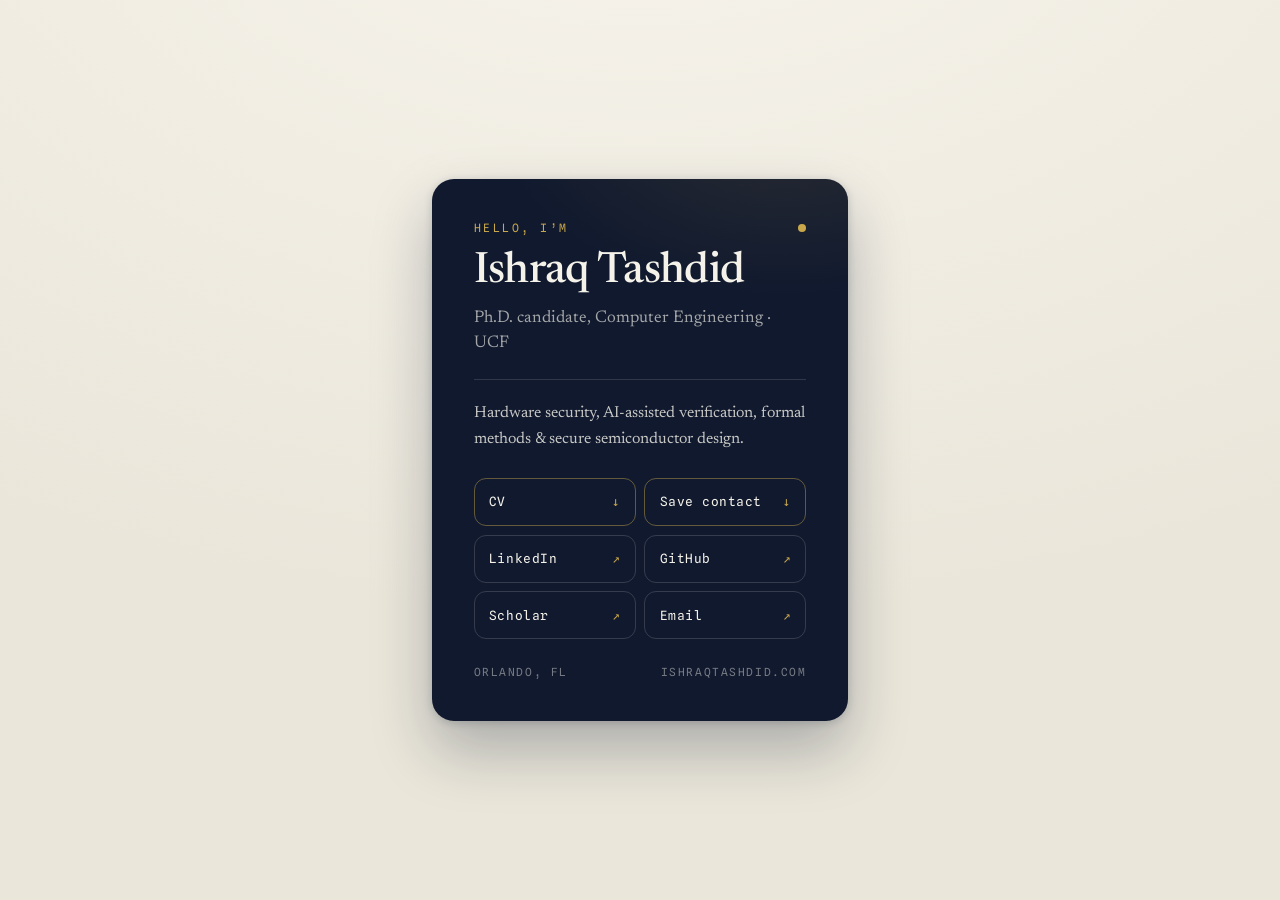
<file: hello.html>
<!DOCTYPE html>
<html lang="en">
<head>
  <meta charset="UTF-8" />
  <meta name="viewport" content="width=device-width, initial-scale=1.0" />
  <title>Ishraq Tashdid | Hello</title>
  <meta name="description" content="Digital card of Ishraq Tashdid - Ph.D. candidate, Computer Engineering, UCF. Hardware security, AI-assisted verification, formal methods, and secure semiconductor design." />
  <link rel="canonical" href="https://ishraqtashdid.com/hello" />

  <meta property="og:type" content="profile" />
  <meta property="og:site_name" content="Ishraq Tashdid" />
  <meta property="og:url" content="https://ishraqtashdid.com/hello" />
  <meta property="og:title" content="Ishraq Tashdid | Hello" />
  <meta property="og:description" content="Ph.D. Candidate, Computer Engineering, UCF. Hardware security, AI-assisted verification, formal methods, and secure semiconductor design." />
  <meta property="og:image" content="https://ishraqtashdid.com/assets/og-card.png" />
  <meta property="og:image:width" content="1200" />
  <meta property="og:image:height" content="630" />
  <meta name="twitter:card" content="summary_large_image" />
  <meta name="twitter:title" content="Ishraq Tashdid | Hello" />
  <meta name="twitter:description" content="Ph.D. Candidate, Computer Engineering, UCF. Hardware security, AI-assisted verification, formal methods, and secure semiconductor design." />
  <meta name="twitter:image" content="https://ishraqtashdid.com/assets/og-card.png" />

  <meta name="theme-color" content="#10192e" />
  <link rel="icon" type="image/svg+xml" href="favicon.svg" />
  <link rel="icon" href="favicon.png" sizes="32x32" />
  <link rel="apple-touch-icon" href="apple-touch-icon.png" />

  <!-- Self-contained page. Fonts are self-hosted (assets/fonts/) so the card
       still makes zero third-party requests on conference wifi; both files
       are variable woff2 covering weights 400-500, latin subset. -->
  <style>
    @font-face {
      font-family: "Newsreader";
      font-style: normal;
      font-weight: 400 500;
      font-display: swap;
      src: url("assets/fonts/newsreader-latin.woff2") format("woff2");
    }
    @font-face {
      font-family: "Spline Sans Mono";
      font-style: normal;
      font-weight: 400 500;
      font-display: swap;
      src: url("assets/fonts/spline-sans-mono-latin.woff2") format("woff2");
    }

    body { margin: 0; background: #efece4; font-family: "Newsreader", Georgia, serif; }
    .wrap {
      min-height: 100vh;
      min-height: 100svh;
      display: flex;
      align-items: center;
      justify-content: center;
      padding: 2rem 1rem;
      box-sizing: border-box;
      background: radial-gradient(80rem 50rem at 50% -20%, #f7f4ec, #eae6da);
    }
    .card {
      width: min(26rem, 100%);
      background: #10192e;
      border-radius: 22px;
      padding: clamp(1.8rem, 5vw, 2.6rem);
      box-sizing: border-box;
      box-shadow: 0 30px 60px rgba(16, 25, 46, 0.28), 0 2px 8px rgba(16, 25, 46, 0.18);
      position: relative;
      overflow: hidden;
    }
    /* Soft gold glow in the top corner — a gradient, not a pattern. */
    .card::before {
      content: "";
      position: absolute;
      inset: 0;
      background: radial-gradient(30rem 18rem at 85% -10%, rgba(201, 168, 76, 0.13), transparent 60%);
      pointer-events: none;
    }
    .card > * { position: relative; }

    .eyebrow { display: flex; align-items: center; justify-content: space-between; }
    .eyebrow span:first-child {
      font-family: "Spline Sans Mono", ui-monospace, monospace;
      font-size: 0.72rem;
      letter-spacing: 0.22em;
      text-transform: uppercase;
      color: #c9a84c;
    }
    .eyebrow span:last-child { width: 8px; height: 8px; border-radius: 50%; background: #c9a84c; }

    h1 {
      margin: 0.9rem 0 0;
      font-size: clamp(2.1rem, 8vw, 2.7rem);
      font-weight: 500;
      line-height: 1.05;
      letter-spacing: -0.015em;
      color: #f5f2ea;
    }
    .role { margin: 0.7rem 0 0; font-size: 1.06rem; color: rgba(245, 242, 234, 0.65); line-height: 1.5; }
    .bio {
      margin: 1.4rem 0 0;
      padding-top: 1.3rem;
      border-top: 1px solid rgba(245, 242, 234, 0.14);
      font-size: 1rem;
      color: rgba(245, 242, 234, 0.8);
      line-height: 1.6;
    }

    .links { margin-top: 1.6rem; display: grid; grid-template-columns: 1fr 1fr; gap: 0.55rem; }
    .links a {
      display: flex;
      align-items: center;
      justify-content: space-between;
      min-height: 46px;
      padding: 0 0.9rem;
      border-radius: 12px;
      border: 1px solid rgba(245, 242, 234, 0.16);
      color: #f5f2ea;
      font-family: "Spline Sans Mono", ui-monospace, monospace;
      font-size: 0.8rem;
      letter-spacing: 0.04em;
      text-decoration: none;
      transition: border-color 0.2s, background 0.2s;
    }
    .links a:hover { border-color: #c9a84c; background: rgba(201, 168, 76, 0.08); }
    .links a b { color: #c9a84c; font-weight: 400; }
    /* The two "get" actions read slightly stronger than the four "visit" links. */
    .links a.get { border-color: rgba(201, 168, 76, 0.45); }
    .links a:focus-visible { outline: 2px solid #c9a84c; outline-offset: 2px; }

    .foot {
      margin: 1.6rem 0 0;
      display: flex;
      justify-content: space-between;
      align-items: baseline;
      font-family: "Spline Sans Mono", ui-monospace, monospace;
      font-size: 0.7rem;
      letter-spacing: 0.14em;
      text-transform: uppercase;
      color: rgba(245, 242, 234, 0.45);
    }
    /* The minimal way home: the domain in the foot is the link to the site. */
    .foot a { color: rgba(245, 242, 234, 0.45); text-decoration: none; }
    .foot a:hover { color: #c9a84c; }
  </style>
</head>
<body>
  <div class="wrap">
    <main class="card">
      <div class="eyebrow"><span>Hello, I&rsquo;m</span><span></span></div>
      <h1>Ishraq Tashdid</h1>
      <p class="role">Ph.D. candidate, Computer Engineering &middot; UCF</p>
      <p class="bio">
        Hardware security, AI-assisted verification, formal methods
        &amp; secure semiconductor design.
      </p>
      <nav class="links" aria-label="Links">
        <a class="get" href="assets/Ishraq_Tashdid_CV.pdf" download><span>CV</span><b>&darr;</b></a>
        <!-- No `download` attribute here: iOS Safari then hands the .vcf to
             the Contacts importer instead of saving it to Files. -->
        <a class="get" href="assets/Ishraq_Tashdid.vcf"><span>Save contact</span><b>&darr;</b></a>
        <a href="https://www.linkedin.com/in/ishraqtashdid" target="_blank" rel="noopener noreferrer"><span>LinkedIn</span><b>&#8599;</b></a>
        <a href="https://github.com/IshraqAtUCF" target="_blank" rel="noopener noreferrer"><span>GitHub</span><b>&#8599;</b></a>
        <a href="https://scholar.google.com/citations?user=gYcWmKYAAAAJ&amp;hl=en" target="_blank" rel="noopener noreferrer"><span>Scholar</span><b>&#8599;</b></a>
        <a href="mailto:ishraq.tashdid@ucf.edu"><span>Email</span><b>&#8599;</b></a>
      </nav>
      <p class="foot"><span>Orlando, FL</span><a href="index.html">ishraqtashdid.com</a></p>
    </main>
  </div>
</body>
</html>
</file>
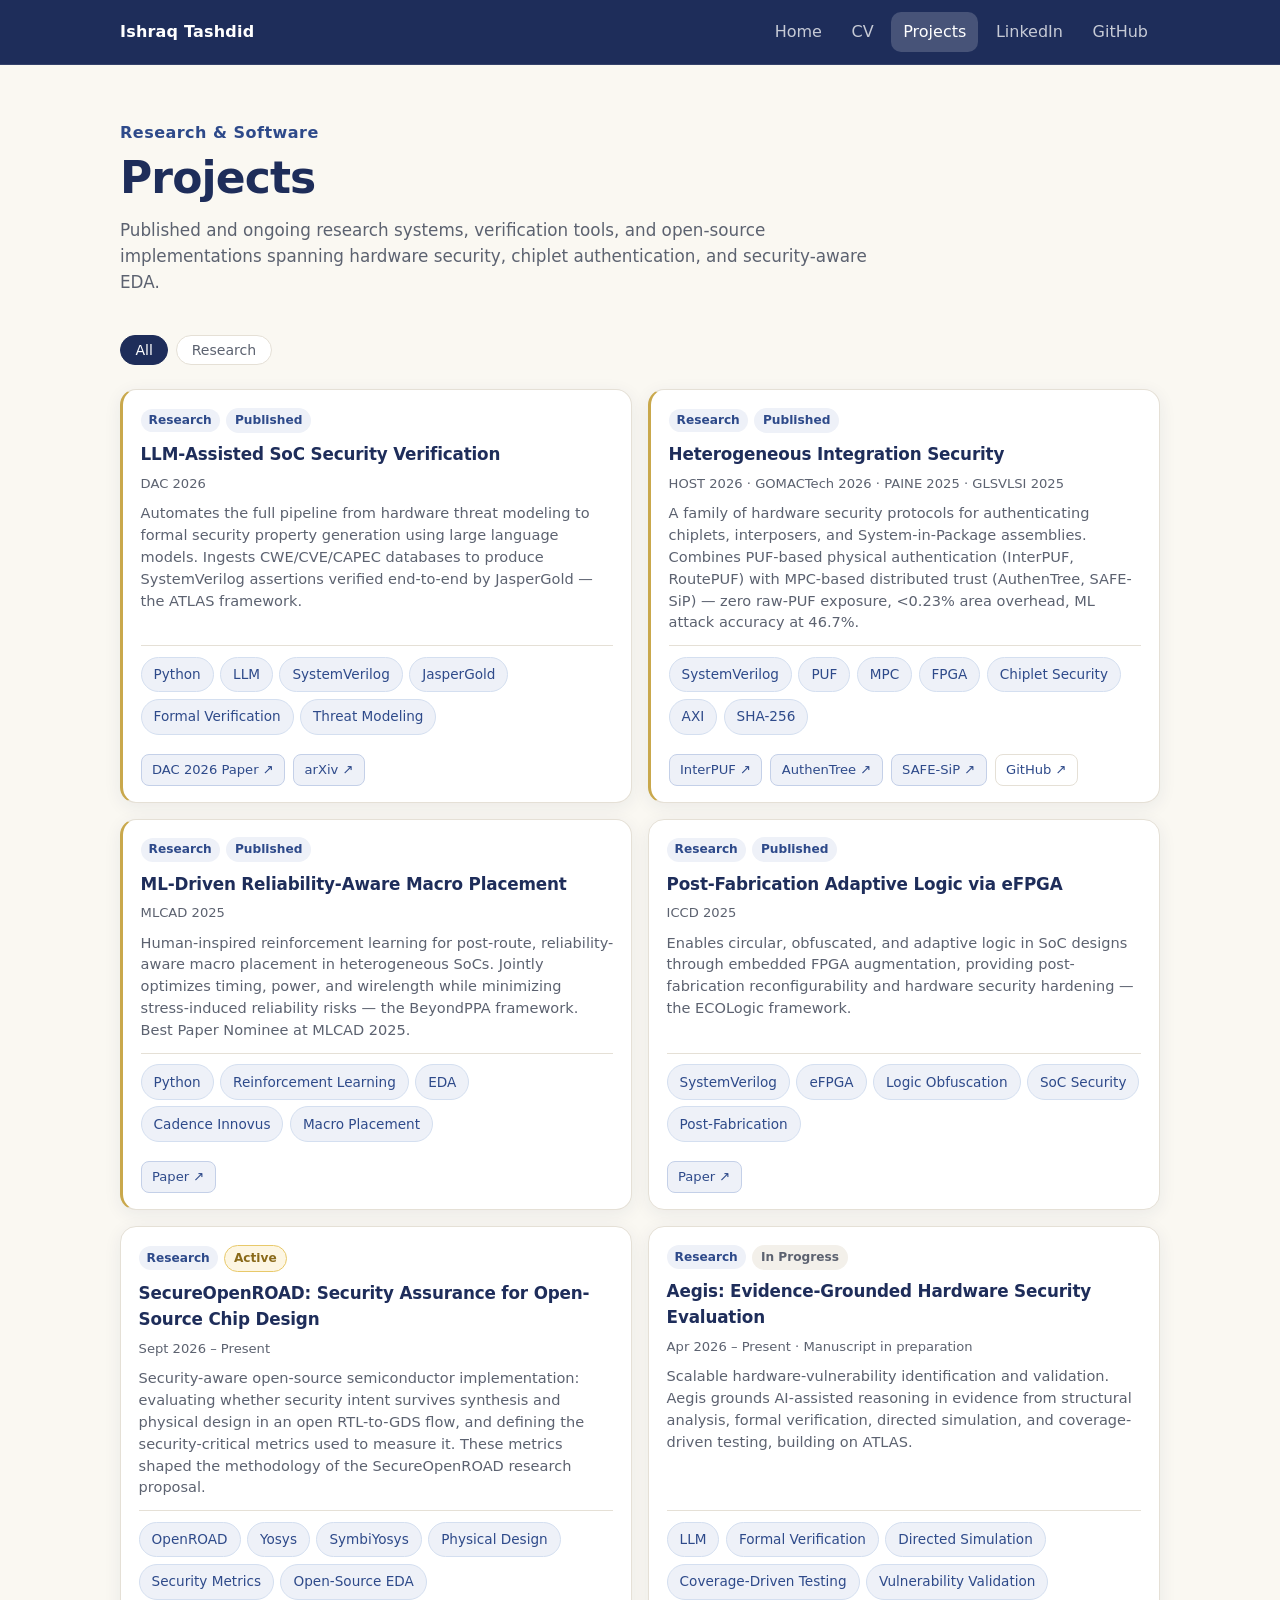
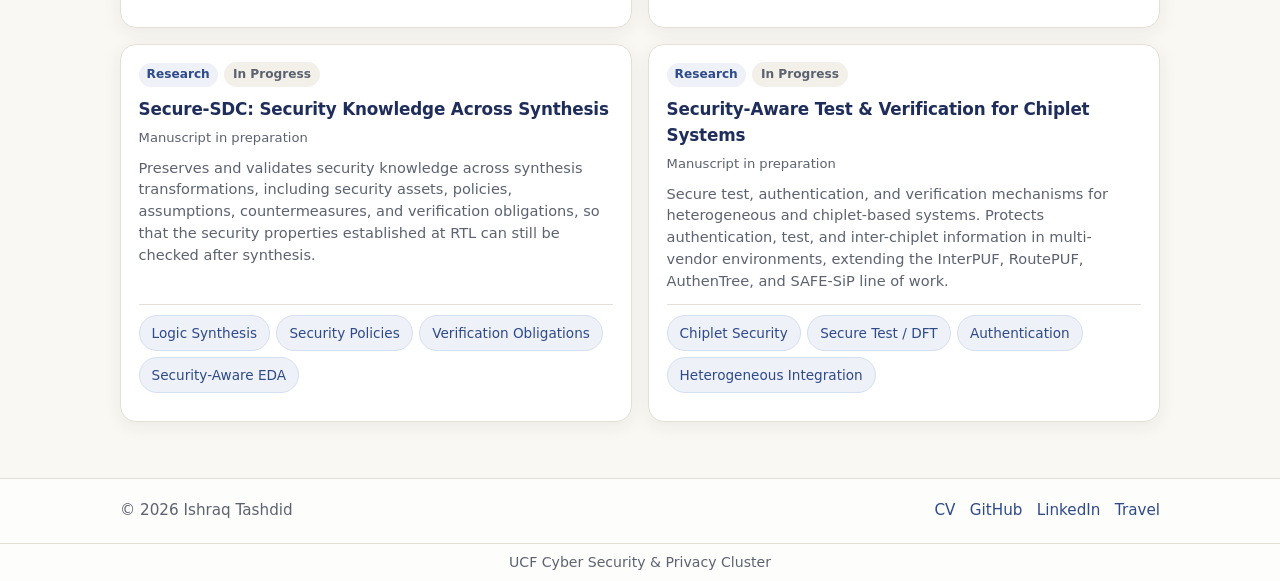
<file: projects.html>
<!DOCTYPE html>
<html lang="en">
<head>
  <meta charset="UTF-8" />
  <meta name="viewport" content="width=device-width, initial-scale=1.0" />
  <title>Projects | Ishraq Tashdid</title>
  <meta name="description" content="Research systems, formal verification tools, and open-source implementations by Ishraq Tashdid — spanning hardware security, chiplet authentication, and EDA automation." />
  <link rel="canonical" href="https://ishraqtashdid.com/projects" />

  <meta property="og:type" content="website" />
  <meta property="og:site_name" content="Ishraq Tashdid" />
  <meta property="og:url" content="https://ishraqtashdid.com/projects" />
  <meta property="og:title" content="Projects | Ishraq Tashdid" />
  <meta property="og:description" content="Research systems, formal verification tools, and open-source implementations spanning hardware security, chiplet authentication, and EDA automation." />
  <meta property="og:image" content="https://ishraqtashdid.com/assets/og-card.png" />
  <meta property="og:image:width" content="1200" />
  <meta property="og:image:height" content="630" />
  <meta name="twitter:card" content="summary_large_image" />
  <meta name="twitter:title" content="Projects | Ishraq Tashdid" />
  <meta name="twitter:description" content="Research systems, formal verification tools, and open-source implementations in hardware security and EDA automation." />
  <meta name="twitter:image" content="https://ishraqtashdid.com/assets/og-card.png" />

  <meta name="theme-color" content="#1e2d5a" />
  <link rel="icon" type="image/svg+xml" href="favicon.svg" />
  <link rel="icon" href="favicon.png" sizes="32x32" />
  <link rel="apple-touch-icon" href="apple-touch-icon.png" />
  <link rel="stylesheet" href="styles.css" />
</head>
<body>
  <header class="site-header">
    <div class="container nav-wrap">
      <a class="brand" href="index.html">Ishraq Tashdid</a>
      <nav class="nav-links" aria-label="Main navigation">
        <a href="index.html">Home</a>
        <a href="cv.html">CV</a>
        <a href="projects.html" class="active" aria-current="page">Projects</a>
        <a href="https://www.linkedin.com/in/ishraqtashdid" target="_blank" rel="noopener noreferrer">LinkedIn</a>
        <a href="https://github.com/IshraqAtUCF" target="_blank" rel="noopener noreferrer">GitHub</a>
      </nav>
    </div>
  </header>

  <main>
    <section class="hero">
      <div class="container">
        <p class="eyebrow">Research &amp; Software</p>
        <h1>Projects</h1>
        <p class="hero-sub">
          Published and ongoing research systems, verification tools, and open-source implementations
          spanning hardware security, chiplet authentication, and security-aware EDA.
        </p>
      </div>
    </section>

    <section class="section section-tight">
      <div class="container">
        <!-- Filter bar — rendered by projects.js -->
        <div id="proj-filters" class="proj-filter-bar" role="group" aria-label="Filter projects by category"></div>

        <!-- Project grid — rendered by projects.js -->
        <div id="proj-grid" class="proj-grid" aria-live="polite"></div>
      </div>
    </section>
  </main>

  <footer class="site-footer">
    <div class="container footer-wrap">
      <p>© <span id="year"></span> Ishraq Tashdid</p>
      <p class="footer-links">
        <a href="cv.html">CV</a>
        <a href="https://github.com/IshraqAtUCF" target="_blank" rel="noopener noreferrer">GitHub</a>
        <a href="https://www.linkedin.com/in/ishraqtashdid" target="_blank" rel="noopener noreferrer">LinkedIn</a>
        <a href="travel.html">Travel</a>
      </p>
    </div>
    <div class="container footer-advisor">
      UCF Cyber Security &amp; Privacy Cluster
    </div>
  </footer>

  <script src="projects.js"></script>
  <script>
    document.getElementById("year").textContent = new Date().getFullYear();
  </script>
</body>
</html>
</file>
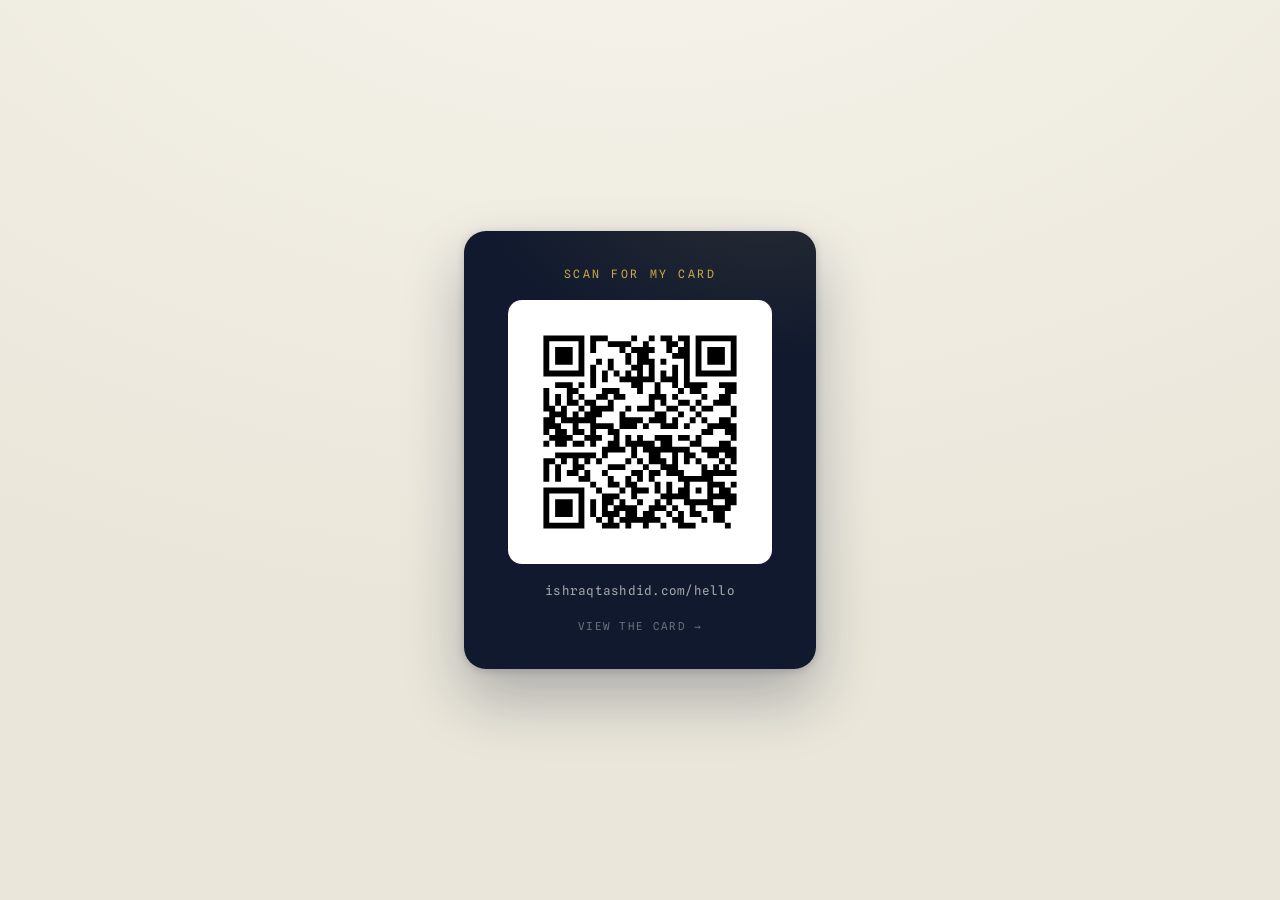
<file: qr.html>
<!DOCTYPE html>
<html lang="en">
<head>
  <meta charset="UTF-8" />
  <meta name="viewport" content="width=device-width, initial-scale=1.0" />
  <title>Scan | Ishraq Tashdid</title>
  <!-- This page is for showing on your own phone so someone can scan it.
       It is deliberately not linked from anywhere on the site, and noindex
       keeps it out of search results. Scanners land on /hello. -->
  <meta name="robots" content="noindex" />
  <meta name="theme-color" content="#10192e" />
  <link rel="icon" type="image/svg+xml" href="favicon.svg" />
  <link rel="icon" href="favicon.png" sizes="32x32" />

  <style>
    @font-face {
      font-family: "Spline Sans Mono";
      font-style: normal;
      font-weight: 400 500;
      font-display: swap;
      src: url("assets/fonts/spline-sans-mono-latin.woff2") format("woff2");
    }

    body { margin: 0; background: #efece4; font-family: "Spline Sans Mono", ui-monospace, monospace; }
    .wrap {
      min-height: 100vh;
      min-height: 100svh;
      display: flex;
      align-items: center;
      justify-content: center;
      padding: 2rem 1rem;
      box-sizing: border-box;
      background: radial-gradient(80rem 50rem at 50% -20%, #f7f4ec, #eae6da);
    }
    .card {
      width: min(22rem, 100%);
      background: #10192e;
      border-radius: 22px;
      padding: clamp(1.6rem, 5vw, 2.2rem);
      box-sizing: border-box;
      box-shadow: 0 30px 60px rgba(16, 25, 46, 0.28), 0 2px 8px rgba(16, 25, 46, 0.18);
      position: relative;
      overflow: hidden;
      text-align: center;
    }
    .card::before {
      content: "";
      position: absolute;
      inset: 0;
      background: radial-gradient(30rem 18rem at 85% -10%, rgba(201, 168, 76, 0.13), transparent 60%);
      pointer-events: none;
    }
    .card > * { position: relative; }

    .label {
      margin: 0;
      font-size: 0.72rem;
      letter-spacing: 0.22em;
      text-transform: uppercase;
      color: #c9a84c;
    }
    /* White panel behind the code doubles as its quiet zone — required for
       reliable scanning, so keep it white and uncropped. */
    .qr {
      display: block;
      width: 100%;
      max-width: 264px;
      margin: 1.2rem auto 0;
      background: #ffffff;
      border-radius: 14px;
      padding: 12px;
      box-sizing: border-box;
    }
    .url { margin: 1.2rem 0 0; font-size: 0.78rem; letter-spacing: 0.1em; color: rgba(245, 242, 234, 0.65); }
    .peek { margin: 1.4rem 0 0; font-size: 0.68rem; letter-spacing: 0.12em; text-transform: uppercase; }
    .peek a { color: rgba(245, 242, 234, 0.4); text-decoration: none; }
    .peek a:hover { color: #c9a84c; }
  </style>
</head>
<body>
  <div class="wrap">
    <main class="card">
      <p class="label">Scan for my card</p>
      <img class="qr" src="assets/qr-hello.svg" alt="QR code linking to ishraqtashdid.com/hello" width="264" height="264" decoding="async" />
      <p class="url">ishraqtashdid.com/hello</p>
      <p class="peek"><a href="hello.html">view the card &rarr;</a></p>
    </main>
  </div>
</body>
</html>
</file>
<file: styles.css>
:root {
  --bg:          #faf8f2;
  --surface:     #ffffff;
  --text:        #1a1a2e;
  --muted:       #5c6270;
  --line:        #e5e0d6;
  --accent:      #1e2d5a;
  --accent-link: #2e4a8a;
  --accent-soft: #eef1f8;
  --gold:        #c9a84c;
  --gold-soft:   #fdf6e3;
  --shadow:      0 4px 18px rgba(30, 45, 90, 0.07);
  --radius:      16px;
  --radius-sm:   12px;
  --maxw:        1040px;
}

* {
  box-sizing: border-box;
}

html {
  scroll-behavior: smooth;
}

body {
  margin: 0;
  font-family: Inter, ui-sans-serif, system-ui, -apple-system, Segoe UI, Roboto, Helvetica, Arial, sans-serif;
  background: var(--bg);
  color: var(--text);
  line-height: 1.55;
}

a {
  color: var(--accent-link);
  text-decoration: none;
}

a:hover {
  text-decoration: underline;
}

.container {
  width: min(var(--maxw), calc(100% - 2rem));
  margin: 0 auto;
}

/* Header / Nav */
.site-header {
  position: sticky;
  top: 0;
  z-index: 100;
  background: var(--accent);
  border-bottom: 1px solid rgba(255, 255, 255, 0.1);
}

.nav-wrap {
  display: flex;
  align-items: center;
  justify-content: space-between;
  min-height: 64px;
  gap: 1rem;
}

.brand {
  font-weight: 700;
  color: #ffffff;
  letter-spacing: 0.2px;
}

.brand:hover {
  text-decoration: none;
}

.nav-links {
  display: flex;
  align-items: center;
  gap: 0.35rem;
  flex-wrap: wrap;
}

.nav-links a {
  color: rgba(255, 255, 255, 0.75);
  padding: 0.45rem 0.75rem;
  border-radius: 10px;
  font-weight: 500;
  text-decoration: none;
}

.nav-links a:hover {
  background: rgba(255, 255, 255, 0.12);
  color: #ffffff;
}

.nav-links a.active {
  background: rgba(255, 255, 255, 0.18);
  color: #ffffff;
}

/* Hero */
.hero {
  padding: 3.5rem 0 2rem;
}

.eyebrow {
  margin: 0 0 0.5rem;
  color: var(--accent-link);
  font-weight: 600;
  letter-spacing: 0.03em;
}

h1 {
  margin: 0;
  font-size: clamp(2rem, 4vw, 2.75rem);
  line-height: 1.1;
  letter-spacing: -0.02em;
  color: var(--accent);
}

.hero-sub {
  margin: 0.9rem 0 0;
  max-width: 760px;
  color: var(--muted);
  font-size: 1.05rem;
}

.hero-meta {
  margin-top: 1rem;
  display: flex;
  flex-wrap: wrap;
  gap: 0.5rem;
  color: var(--muted);
  font-size: 0.95rem;
}

.hero-meta span {
  color: #94a3b8;
}

.tag-row {
  margin-top: 1.1rem;
  display: flex;
  flex-wrap: wrap;
  gap: 0.5rem;
}

.tag {
  display: inline-block;
  background: var(--accent-soft);
  border: 1px solid #d4dff0;
  border-radius: 999px;
  padding: 0.4rem 0.75rem;
  font-size: 0.85rem;
  color: var(--accent-link);
}

/* Sections */
.section {
  padding: 1.25rem 0 1.5rem;
}

.section-tight {
  padding-top: 0.5rem;
}

.section-title {
  margin: 0 0 0.75rem;
  font-size: 1.3rem;
  letter-spacing: -0.01em;
  color: var(--accent);
}

.section-heading {
  margin-bottom: 1rem;
}

.section-subtitle {
  margin: -0.25rem 0 0;
  color: var(--muted);
}

/* Cards */
.card {
  background: var(--surface);
  border: 1px solid var(--line);
  border-radius: var(--radius);
  padding: 1rem 1rem;
  box-shadow: var(--shadow);
  transition: box-shadow 0.18s, transform 0.18s;
}

.card:hover {
  transform: translateY(-2px);
  box-shadow: 0 8px 28px rgba(30, 45, 90, 0.12);
}

.card h2, .card h3 {
  margin-top: 0;
  margin-bottom: 0.5rem;
  color: var(--accent);
}

.card p:last-child {
  margin-bottom: 0;
}

.grid-2 {
  display: grid;
  grid-template-columns: 1.1fr 0.9fr;
  gap: 1rem;
}

.cards-3 {
  display: grid;
  grid-template-columns: repeat(3, 1fr);
  gap: 1rem;
}

.clean-list, .pub-list {
  margin: 0.25rem 0 0;
  padding-left: 1.1rem;
}

.clean-list li, .pub-list li {
  margin: 0.45rem 0;
}

.small-note {
  margin-top: 0.75rem;
  color: var(--muted);
  font-size: 0.92rem;
}

/* Award badge (gold) */
.award-badge {
  display: inline-block;
  background: var(--gold-soft);
  color: #8a6a1a;
  border: 1px solid #e8c96a;
  border-radius: 999px;
  padding: 0.2rem 0.6rem;
  font-size: 0.78rem;
  font-weight: 700;
  margin-left: 0.4rem;
  vertical-align: middle;
}

/* Publication entries */
.pub-entry {
  padding: 0.65rem 0;
  border-bottom: 1px solid var(--line);
}

.pub-entry:last-child {
  border-bottom: none;
  padding-bottom: 0;
}

.pub-entry:first-child {
  padding-top: 0;
}

.pub-title-line {
  display: flex;
  flex-wrap: wrap;
  align-items: baseline;
  gap: 0.4rem;
}

.pub-title {
  font-weight: 600;
  color: var(--text);
}

.pub-venue {
  color: var(--muted);
  font-size: 0.9rem;
  white-space: nowrap;
}

.pub-desc {
  margin: 0.25rem 0 0;
  color: var(--muted);
  font-size: 0.9rem;
}

/* News */
.latest-news-card {
  margin-bottom: 1rem;
}

.latest-news-inner {
  background: var(--surface);
  border: 1px solid var(--line);
  border-left: 4px solid var(--accent);
  border-radius: var(--radius);
  padding: 1rem;
  box-shadow: var(--shadow);
}

.latest-badge {
  display: inline-block;
  margin-bottom: 0.5rem;
  background: var(--accent-soft);
  color: var(--accent-link);
  border-radius: 999px;
  padding: 0.2rem 0.6rem;
  font-size: 0.78rem;
  font-weight: 700;
}

.latest-title {
  margin: 0;
  font-size: 1.08rem;
  color: var(--accent);
}

.latest-meta {
  margin-top: 0.35rem;
  color: var(--muted);
  font-size: 0.9rem;
}

.latest-desc {
  margin-top: 0.6rem;
  color: var(--text);
}

.news-list-wrap {
  background: var(--surface);
  border: 1px solid var(--line);
  border-radius: var(--radius);
  box-shadow: var(--shadow);
}

.news-list {
  list-style: none;
  margin: 0;
  padding: 0;
}

.news-item {
  padding: 0.9rem 1rem;
  border-bottom: 1px solid var(--line);
}

.news-item:last-child {
  border-bottom: none;
}

.news-row {
  display: flex;
  gap: 0.75rem;
  align-items: baseline;
  justify-content: space-between;
  flex-wrap: wrap;
}

.news-title {
  margin: 0;
  font-weight: 600;
}

.news-date {
  color: var(--muted);
  font-size: 0.9rem;
  white-space: nowrap;
}

.news-meta-line {
  margin-top: 0.25rem;
  color: var(--muted);
  font-size: 0.9rem;
}

.news-desc {
  margin-top: 0.35rem;
  color: var(--text);
  font-size: 0.95rem;
}

.news-tag {
  display: inline-block;
  margin-right: 0.5rem;
  padding: 0.15rem 0.5rem;
  border-radius: 999px;
  background: var(--accent-soft);
  color: var(--accent-link);
  font-size: 0.78rem;
  font-weight: 600;
}

.news-tag-award {
  background: var(--gold-soft);
  color: #8a6a1a;
}

.news-tag-industry {
  background: #edf7ee;
  color: #2d6a3f;
}

/* CV page */
.page-title {
  margin: 0;
  font-size: clamp(1.6rem, 3vw, 2rem);
  color: var(--accent);
}

.page-subtitle {
  margin: 0.35rem 0 0;
  color: var(--muted);
}

.cv-header-row {
  display: flex;
  justify-content: space-between;
  gap: 1rem;
  align-items: flex-start;
  margin-bottom: 1rem;
  flex-wrap: wrap;
}

.cv-actions {
  display: flex;
  gap: 0.6rem;
  flex-wrap: wrap;
}

.btn {
  display: inline-block;
  background: var(--accent);
  color: white;
  padding: 0.6rem 0.9rem;
  border-radius: 12px;
  font-weight: 600;
  text-decoration: none;
  border: 1px solid var(--accent);
}

.btn:hover {
  text-decoration: none;
  opacity: 0.9;
}

.btn-outline {
  background: white;
  color: var(--accent);
}

.cv-frame {
  padding: 0.6rem;
}

.pdf-fallback {
  padding: 1rem;
}

.note-box {
  margin-top: 1rem;
}

.note-box code {
  background: var(--accent-soft);
  padding: 0.15rem 0.35rem;
  border-radius: 6px;
  font-family: ui-monospace, SFMono-Regular, Menlo, Consolas, monospace;
}

/* Footer */
.site-footer {
  margin-top: 2rem;
  border-top: 1px solid var(--line);
  background: rgba(255, 255, 255, 0.7);
}

.footer-wrap {
  min-height: 64px;
  display: flex;
  justify-content: space-between;
  gap: 1rem;
  align-items: center;
  flex-wrap: wrap;
  color: var(--muted);
  font-size: 0.95rem;
}

.footer-links {
  display: flex;
  gap: 0.9rem;
  flex-wrap: wrap;
  margin: 0;
}

.footer-advisor {
  width: 100%;
  text-align: center;
  padding: 0.5rem 0;
  font-size: 0.88rem;
  color: var(--muted);
  border-top: 1px solid var(--line);
}

.footer-advisor a {
  color: var(--accent-link);
}

/* ── Projects page ────────────────────────────────────── */

.proj-filter-bar {
  display: flex;
  gap: 0.5rem;
  flex-wrap: wrap;
  margin-bottom: 1.5rem;
}

.proj-filter-btn {
  background: var(--surface);
  border: 1px solid var(--line);
  border-radius: 999px;
  padding: 0.4rem 0.9rem;
  font-size: 0.88rem;
  font-weight: 500;
  color: var(--muted);
  cursor: pointer;
  font-family: inherit;
  transition: background 0.15s, color 0.15s, border-color 0.15s;
}

.proj-filter-btn:hover {
  background: var(--accent-soft);
  color: var(--accent-link);
  border-color: #c4d0e8;
}

.proj-filter-btn.active {
  background: var(--accent);
  color: #ffffff;
  border-color: var(--accent);
}

.proj-grid {
  display: grid;
  grid-template-columns: repeat(2, 1fr);
  gap: 1rem;
}

.proj-card {
  background: var(--surface);
  border: 1px solid var(--line);
  border-radius: var(--radius);
  padding: 1.1rem 1.1rem 1rem;
  box-shadow: var(--shadow);
  display: flex;
  flex-direction: column;
  transition: box-shadow 0.18s, transform 0.18s;
}

.proj-card:hover {
  transform: translateY(-2px);
  box-shadow: 0 8px 28px rgba(30, 45, 90, 0.12);
}

.proj-card.proj-featured {
  border-left: 3px solid var(--gold);
}

.proj-card-meta {
  display: flex;
  align-items: center;
  justify-content: space-between;
  flex-wrap: wrap;
  gap: 0.4rem;
  margin-bottom: 0.55rem;
}

.proj-meta-left {
  display: flex;
  gap: 0.4rem;
  align-items: center;
  flex-wrap: wrap;
}

.proj-venue {
  margin: 0 0 0.5rem;
  color: var(--muted);
  font-size: 0.82rem;
}

.proj-title {
  margin: 0 0 0.4rem;
  font-size: 1.05rem;
  font-weight: 600;
  color: var(--accent);
  letter-spacing: -0.01em;
}

.proj-desc {
  margin: 0;
  color: var(--muted);
  font-size: 0.91rem;
  line-height: 1.5;
  flex: 1;
}

.proj-card-divider {
  border: none;
  border-top: 1px solid var(--line);
  margin: 0.75rem 0 0.65rem;
}

.proj-tags {
  display: flex;
  flex-wrap: wrap;
  gap: 0.4rem;
  margin-bottom: 0.7rem;
}

.proj-cat {
  display: inline-block;
  padding: 0.15rem 0.5rem;
  border-radius: 999px;
  font-size: 0.76rem;
  font-weight: 600;
  background: var(--accent-soft);
  color: var(--accent-link);
}

.proj-cat-software {
  background: #edf7ee;
  color: #2d6a3f;
}

.proj-cat-tool {
  background: #f3f0ea;
  color: #6b5c3e;
}

.proj-status {
  display: inline-block;
  border-radius: 999px;
  padding: 0.18rem 0.55rem;
  font-size: 0.76rem;
  font-weight: 600;
}

.proj-status-published  { background: var(--accent-soft); color: var(--accent-link); }
.proj-status-active     { background: var(--gold-soft); color: #8a6a1a; border: 1px solid #e8c96a; }
.proj-status-inprogress { background: #f3f0ea; color: var(--muted); }
.proj-status-archived   { background: #f5f5f5; color: #999; }

.proj-links {
  display: flex;
  gap: 0.5rem;
  flex-wrap: wrap;
  margin-top: auto;
  padding-top: 0.5rem;
}

.proj-link {
  display: inline-block;
  padding: 0.3rem 0.65rem;
  border-radius: 8px;
  font-size: 0.82rem;
  font-weight: 500;
  border: 1px solid var(--line);
  color: var(--accent-link);
  background: var(--surface);
  text-decoration: none;
  transition: background 0.15s, border-color 0.15s;
}

.proj-link:hover {
  background: var(--accent-soft);
  border-color: #c4d0e8;
  text-decoration: none;
}

.proj-link-paper {
  border-color: #c4d0e8;
  background: var(--accent-soft);
}

.proj-empty {
  grid-column: 1 / -1;
  text-align: center;
  padding: 2.5rem 1rem;
  color: var(--muted);
  font-size: 0.95rem;
}

/* ── Travel page ─────────────────────────────────────── */

/* Filter bar reuses .proj-filter-bar / .proj-filter-btn — no new rules needed */

.travel-grid {
  display: grid;
  grid-template-columns: repeat(3, 1fr);
  gap: 0.75rem;
}

/* Alternating zigzag: photos 1, 4, 7, 10… span 2 cols
   Row A: [wide ──────────][small]
   Row B: [small][wide ──────────]
   Rows always sum to 3 cols; pattern continues cleanly as photos are added */
.travel-photo:nth-child(3n+1) {
  grid-column: span 2;
  aspect-ratio: 3 / 2;
}

.travel-photo {
  position: relative;
  aspect-ratio: 4 / 3;
  overflow: hidden;
  border-radius: var(--radius-sm);
  cursor: pointer;
  background: var(--line);
}

.travel-photo img {
  width: 100%;
  height: 100%;
  object-fit: cover;
  display: block;
  transition: transform 0.3s ease;
}

.travel-photo:hover img {
  transform: scale(1.03);
}

.travel-caption {
  position: absolute;
  bottom: 0;
  left: 0;
  right: 0;
  padding: 0.55rem 0.75rem 0.5rem;
  background: linear-gradient(transparent, rgba(10, 12, 24, 0.62));
  color: rgba(255, 255, 255, 0.92);
  font-size: 0.82rem;
  font-weight: 500;
  letter-spacing: 0.01em;
  opacity: 0;
  transition: opacity 0.2s;
}

.travel-photo:hover .travel-caption {
  opacity: 1;
}

.travel-empty {
  grid-column: 1 / -1;
  text-align: center;
  padding: 3rem 1rem;
  color: var(--muted);
  font-size: 0.95rem;
}

/* Lightbox */
.lightbox {
  display: none;
  position: fixed;
  inset: 0;
  z-index: 500;
  background: rgba(8, 10, 20, 0.93);
  align-items: center;
  justify-content: center;
  flex-direction: column;
  gap: 0.75rem;
  cursor: pointer;
}

.lightbox.open {
  display: flex;
}

.lightbox img {
  max-width: 90vw;
  max-height: 82vh;
  object-fit: contain;
  border-radius: 6px;
  cursor: default;
}

.lightbox-caption {
  color: rgba(255, 255, 255, 0.7);
  font-size: 0.88rem;
  letter-spacing: 0.04em;
  text-align: center;
}

.lightbox-close {
  position: absolute;
  top: 1.25rem;
  right: 1.5rem;
  color: rgba(255, 255, 255, 0.55);
  font-size: 1.5rem;
  line-height: 1;
  cursor: pointer;
  background: none;
  border: none;
  font-family: inherit;
  padding: 0.25rem 0.5rem;
}

.lightbox-close:hover {
  color: rgba(255, 255, 255, 0.9);
}

/* CV redesign: masthead + sticky sidebar + timeline */
.cv-masthead {
  background: linear-gradient(180deg, #1e2d5a 0%, #223769 100%);
  color: #ffffff;
  padding: 3.25rem 0 2.75rem;
}

.cv-masthead-inner {
  max-width: 1120px;
  margin: 0 auto;
  width: calc(100% - 2rem);
  display: flex;
  justify-content: space-between;
  align-items: flex-end;
  flex-wrap: wrap;
  gap: 1.5rem;
}

.cv-eyebrow {
  margin: 0 0 0.5rem;
  color: var(--gold);
  text-transform: uppercase;
  font-size: 0.8rem;
  letter-spacing: 0.08em;
  font-weight: 600;
}

.cv-name {
  margin: 0;
  font-family: 'Source Serif 4', serif;
  font-size: clamp(2.1rem, 4vw, 3rem);
  font-weight: 600;
  color: #ffffff;
}

.cv-subtitle {
  margin: 0.6rem 0 0;
  color: rgba(255, 255, 255, 0.78);
  font-size: 1.08rem;
  max-width: 620px;
}

.cv-contact-line {
  margin: 0.9rem 0 0;
  display: flex;
  flex-wrap: wrap;
  gap: 0.5rem 0.9rem;
  color: rgba(255, 255, 255, 0.6);
  font-size: 0.92rem;
}

.cv-contact-line a {
  color: rgba(255, 255, 255, 0.85);
}

.cv-pdf-btn {
  display: inline-block;
  background: var(--gold);
  color: #2a2110;
  border-radius: 12px;
  padding: 0.75rem 1.2rem;
  font-weight: 700;
  text-decoration: none;
  box-shadow: 0 6px 18px rgba(0, 0, 0, 0.2);
}

.cv-pdf-btn:hover {
  text-decoration: none;
  opacity: 0.92;
}

.cv-layout {
  max-width: 1120px;
  display: grid;
  grid-template-columns: 300px 1fr;
  gap: 2.25rem;
  align-items: start;
  padding: 2.5rem 0 4rem;
}

.cv-sidebar {
  position: sticky;
  top: 88px;
  display: flex;
  flex-direction: column;
  gap: 1.25rem;
}

.cv-skill-group {
  margin-bottom: 0.9rem;
}

.cv-skill-group:last-child {
  margin-bottom: 0;
}

.cv-skill-label {
  margin: 0 0 0.15rem;
  font-weight: 700;
  color: var(--accent);
  font-size: 0.85rem;
}

.cv-skill-desc {
  margin: 0;
  color: var(--muted);
  font-size: 0.87rem;
}

.cv-edu-list li,
.cv-honors-list li {
  font-size: 0.87rem;
}

.cv-main {
  display: flex;
  flex-direction: column;
  gap: 2.1rem;
}

.cv-section-title {
  font-family: 'Source Serif 4', serif;
  font-size: 1.35rem;
  color: var(--accent);
  border-bottom: 2px solid var(--gold);
  padding-bottom: 0.5rem;
  margin: 0 0 0.9rem;
}

.cv-timeline {
  border-left: 2px solid var(--line);
  padding-left: 1.25rem;
  margin-left: 0.2rem;
}

.cv-timeline-entry {
  position: relative;
}

.cv-timeline-entry::before {
  content: "";
  position: absolute;
  left: -1.55rem;
  top: 0.4rem;
  width: 10px;
  height: 10px;
  border-radius: 50%;
  background: var(--accent);
}

.cv-timeline-list li {
  font-size: 0.94rem;
}

.cv-timeline-list li + li {
  margin-top: 0.55rem;
}

.cv-pub-list {
  list-style: none;
  padding-left: 0;
  margin: 0;
}

.pub-entry {
  padding: 0.85rem 0;
  border-bottom: 1px solid var(--line);
}

.pub-entry:last-child {
  border-bottom: none;
}

.pub-citation {
  margin: 0;
}

.cv-simple-entry + .cv-simple-entry {
  margin-top: 1.1rem;
}

/* Spacing between stacked timeline entries (e.g. multiple industry roles) */
.cv-timeline-entry + .cv-timeline-entry {
  margin-top: 1.4rem;
}

/* Paper / DOI links on CV publication entries */
.pub-links {
  margin: 0.4rem 0 0;
  display: flex;
  flex-wrap: wrap;
  gap: 0.4rem;
}

.pub-link {
  display: inline-block;
  padding: 0.2rem 0.55rem;
  border-radius: 8px;
  font-size: 0.78rem;
  font-weight: 500;
  border: 1px solid #c4d0e8;
  color: var(--accent-link);
  background: var(--accent-soft);
  text-decoration: none;
  transition: background 0.15s, border-color 0.15s;
}

.pub-link:hover {
  background: var(--surface);
  border-color: var(--line);
  text-decoration: none;
}

.cv-simple-title {
  margin: 0;
}

/* Responsive */
@media (max-width: 900px) {
  .cv-layout {
    grid-template-columns: 1fr;
  }

  .cv-sidebar {
    position: static;
  }

  .grid-2 {
    grid-template-columns: 1fr;
  }

  .cards-3 {
    grid-template-columns: 1fr;
  }

  .proj-grid {
    grid-template-columns: 1fr;
  }

  .travel-grid {
    grid-template-columns: repeat(2, 1fr);
  }
  /* wide photos still span 2 on 2-col grid — fills the row cleanly */

  .nav-wrap {
    align-items: flex-start;
    padding-top: 0.5rem;
    padding-bottom: 0.5rem;
    flex-direction: column;
  }

  .hero {
    padding-top: 2.2rem;
  }
}

@media (max-width: 540px) {
  .travel-grid {
    grid-template-columns: 1fr;
  }

  /* On 1-col, nth-child span 2 becomes meaningless — reset it */
  .travel-photo:nth-child(3n+1) {
    grid-column: span 1;
    aspect-ratio: 4 / 3;
  }
}
</file>
